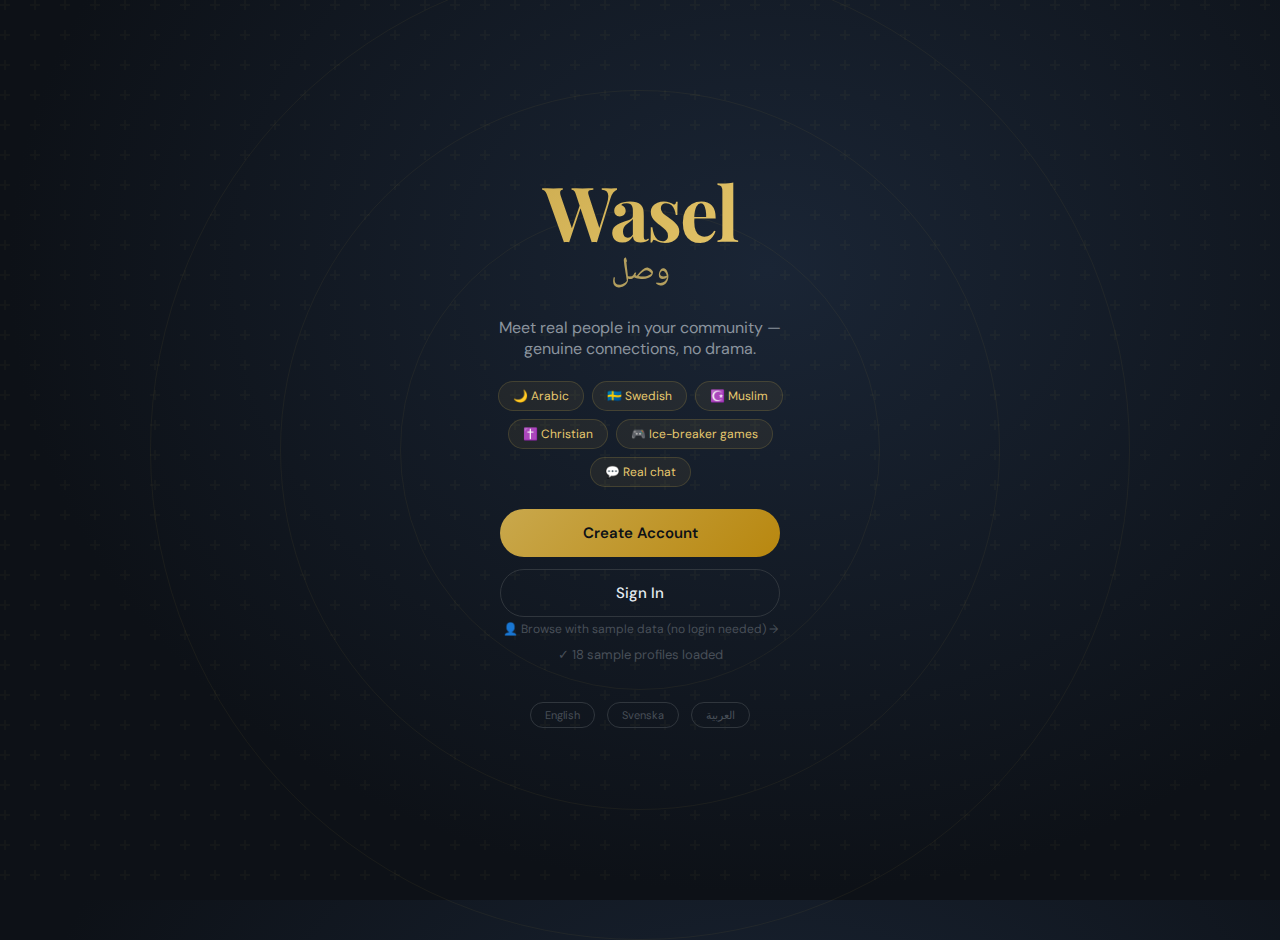
<file: demo/wasel/pages/index.html>
<!DOCTYPE html>
<html lang="en">
<head>
<meta charset="UTF-8">
<meta name="viewport" content="width=device-width, initial-scale=1.0">
<title>Wasel — وصل | Connect with Your Community</title>
<link rel="stylesheet" href="../css/variables.css">
<style>
  body {
    background: radial-gradient(ellipse at 60% 30%, #1a2535 0%, #0d1117 70%);
    min-height: 100vh;
    display: flex; flex-direction: column;
    align-items: center; justify-content: center;
    text-align: center; position: relative; overflow: hidden;
  }
  body::before {
    content: ''; position: absolute; inset: 0;
    background: url("data:image/svg+xml,%3Csvg width='60' height='60' viewBox='0 0 60 60' xmlns='http://www.w3.org/2000/svg'%3E%3Cg fill='none'%3E%3Cg fill='%23c9a84c' fill-opacity='0.04'%3E%3Cpath d='M36 34v-4h-2v4h-4v2h4v4h2v-4h4v-2h-4zm0-30V0h-2v4h-4v2h4v4h2V6h4V4h-4zM6 34v-4H4v4H0v2h4v4h2v-4h4v-2H6zM6 4V0H4v4H0v2h4v4h2V6h4V4H6z'/%3E%3C/g%3E%3C/g%3E%3C/svg%3E");
  }
  .ring { position: absolute; border-radius: 50%; border: 1px solid rgba(201,168,76,0.07); }
  .ring-1 { width: 480px; height: 480px; top: 50%; left: 50%; transform: translate(-50%,-50%); }
  .ring-2 { width: 720px; height: 720px; top: 50%; left: 50%; transform: translate(-50%,-50%); }
  .ring-3 { width: 980px; height: 980px; top: 50%; left: 50%; transform: translate(-50%,-50%); }

  .splash-content { position: relative; z-index: 1; animation: fadeUp 0.8s ease both; padding: 24px; }
  .logo h1 {
    font-family: 'Playfair Display', serif; font-size: 76px; font-weight: 700;
    background: linear-gradient(135deg, var(--gold), var(--gold-light));
    -webkit-background-clip: text; -webkit-text-fill-color: transparent;
    letter-spacing: -2px; line-height: 1;
  }
  .logo .arabic {
    font-family: 'Noto Naskh Arabic', serif; font-size: 32px;
    color: var(--gold-light); opacity: 0.75; display: block; margin-top: -4px;
  }
  .tagline { margin: 18px auto 0; font-size: 16px; color: var(--text-muted); max-width: 300px; }

  .pills { display: flex; flex-wrap: wrap; gap: 8px; justify-content: center; margin: 22px auto; max-width: 360px; }
  .pill {
    background: rgba(201,168,76,0.08); border: 1px solid rgba(201,168,76,0.2);
    border-radius: 50px; padding: 6px 14px; font-size: 12px; color: var(--gold-light);
  }

  .btns { display: flex; flex-direction: column; gap: 12px; width: 280px; margin: 0 auto; }
  .demo-link { margin-top: 18px; font-size: 12px; color: var(--text-dim); cursor: pointer; text-decoration: none; }
  .demo-link:hover { color: var(--text-muted); }

  .lang-row { margin-top: 36px; display: flex; gap: 12px; justify-content: center; }
  .lang-btn {
    background: none; border: 1px solid var(--border); border-radius: 50px;
    padding: 5px 14px; font-size: 11px; color: var(--text-dim);
    cursor: pointer; font-family: inherit; transition: all 0.2s;
  }
  .lang-btn:hover { border-color: var(--gold); color: var(--gold); }

  .loader { color: var(--text-dim); font-size: 13px; margin-top: 8px; min-height: 20px; }
</style>
</head>
<body>
  <div class="ring ring-1"></div>
  <div class="ring ring-2"></div>
  <div class="ring ring-3"></div>

  <div class="splash-content">
    <div class="logo">
      <h1>Wasel</h1>
      <span class="arabic">وصل</span>
    </div>
    <p class="tagline">Meet real people in your community — genuine connections, no drama.</p>

    <div class="pills">
      <span class="pill">🌙 Arabic</span>
      <span class="pill">🇸🇪 Swedish</span>
      <span class="pill">☪️ Muslim</span>
      <span class="pill">✝️ Christian</span>
      <span class="pill">🎮 Ice-breaker games</span>
      <span class="pill">💬 Real chat</span>
    </div>

    <div class="btns">
      <button class="btn-primary" onclick="window.location.href='signup.html'">Create Account</button>
      <button class="btn-outline" onclick="window.location.href='login.html'">Sign In</button>
    </div>

    <a class="demo-link" href="discover.html">👤 Browse with sample data (no login needed) →</a>
    <p class="loader" id="loader">Loading sample data…</p>

    <div class="lang-row">
      <button class="lang-btn">English</button>
      <button class="lang-btn">Svenska</button>
      <button class="lang-btn">العربية</button>
    </div>
  </div>

  <div class="toast" id="toast"></div>
  <script src="../js/state.js"></script>
  <script>
    document.addEventListener('DOMContentLoaded', async () => {
      await initData();
      document.getElementById('loader').textContent =
        PEOPLE.length ? `✓ ${PEOPLE.length} sample profiles loaded` : '';
    });
  </script>
</body>
</html>
</file>
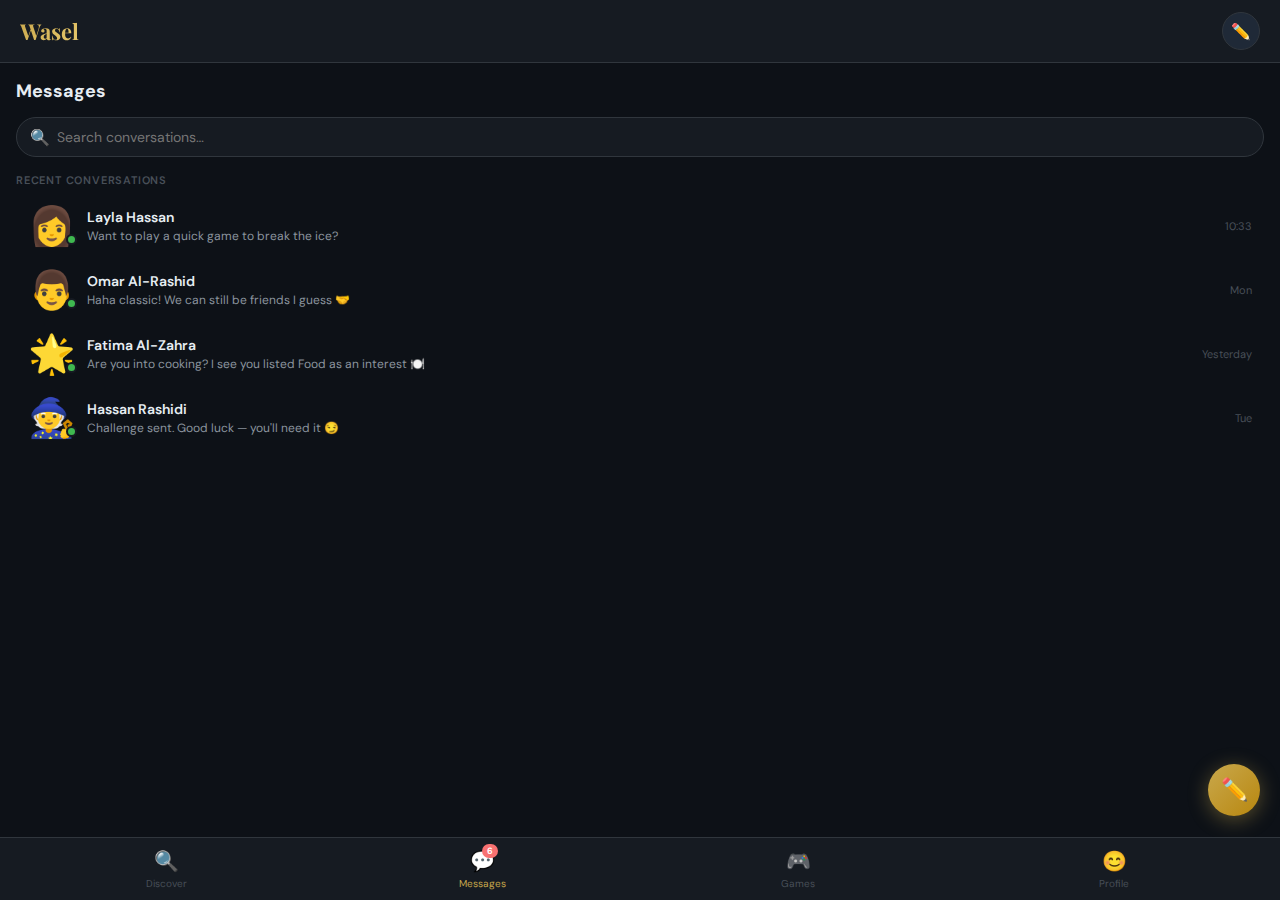
<file: demo/wasel/pages/chat.html>
<!DOCTYPE html>
<html lang="en">
<head>
<meta charset="UTF-8">
<meta name="viewport" content="width=device-width, initial-scale=1.0">
<title>Wasel — Chat</title>
<link rel="stylesheet" href="../css/variables.css">
<link rel="stylesheet" href="../css/components.css">
<style>
  body { background:var(--bg); display:flex; flex-direction:column; height:100vh; overflow:hidden; }

  .chat-hdr { background:var(--surface); border-bottom:1px solid var(--border);
    padding:10px 14px; display:flex; align-items:center; gap:10px; flex-shrink:0; z-index:10; }
  .ch-av   { font-size:30px; flex-shrink:0; }
  .ch-info { flex:1; min-width:0; }
  .ch-info h4 { font-size:15px; font-weight:600; }
  .ch-status { font-size:12px; }
  .ch-status.online  { color:var(--green); }
  .ch-status.offline { color:var(--text-dim); }

  .msgs { flex:1; overflow-y:auto; padding:16px; display:flex; flex-direction:column; gap:10px; }

  .msg { max-width:75%; }
  .msg.mine   { align-self:flex-end; }
  .msg.theirs { align-self:flex-start; }
  .bubble { padding:10px 14px; border-radius:18px; font-size:14px; line-height:1.5; word-break:break-word; }
  .msg.mine   .bubble { background:linear-gradient(135deg,var(--gold),#b8870f); color:#0d1117;
    border-radius:18px 18px 4px 18px; }
  .msg.theirs .bubble { background:var(--surface); border:1px solid var(--border);
    border-radius:18px 18px 18px 4px; }
  .msg-t { font-size:10px; color:var(--text-dim); margin-top:3px; padding:0 4px; }
  .msg.mine .msg-t { text-align:right; }

  .msg-game { background:rgba(45,212,191,0.08); border:1px solid rgba(45,212,191,0.25);
    border-radius:12px; padding:10px 14px; font-size:13px; color:var(--teal);
    cursor:pointer; display:flex; align-items:center; gap:8px; }
  .msg-game:hover { background:rgba(45,212,191,0.14); }

  .day-sep { text-align:center; font-size:11px; color:var(--text-dim); margin:4px 0; }

  .typing { display:none; align-self:flex-start;
    background:var(--surface); border:1px solid var(--border);
    border-radius:18px 18px 18px 4px; padding:10px 16px; }
  .typing.show { display:flex; gap:4px; align-items:center; }
  .dot { width:7px; height:7px; border-radius:50%; background:var(--text-muted);
    animation:pulse 1.2s infinite; }
  .dot:nth-child(2) { animation-delay:0.2s; }
  .dot:nth-child(3) { animation-delay:0.4s; }

  .input-area { background:var(--surface); border-top:1px solid var(--border);
    padding:10px 14px; display:flex; gap:8px; align-items:flex-end; flex-shrink:0; }
  .chat-inp { flex:1; background:var(--bg); border:1.5px solid var(--border); border-radius:24px;
    padding:10px 16px; color:var(--text); font-size:14px; font-family:inherit;
    resize:none; outline:none; transition:border-color 0.2s; max-height:120px; line-height:1.4; }
  .chat-inp:focus { border-color:var(--gold); }
  .send-btn { width:42px; height:42px; border-radius:50%;
    background:linear-gradient(135deg,var(--gold),#b8870f);
    border:none; cursor:pointer; font-size:18px;
    display:flex; align-items:center; justify-content:center;
    transition:all 0.2s; flex-shrink:0; }
  .send-btn:hover { transform:scale(1.05); }
  .act-btn { width:42px; height:42px; border-radius:50%; background:var(--surface2);
    border:1.5px solid var(--border); cursor:pointer; font-size:18px; flex-shrink:0;
    display:flex; align-items:center; justify-content:center; transition:all 0.2s; }
  .act-btn:hover { border-color:var(--teal); }
</style>
</head>
<body>
  <div class="chat-hdr">
    <button class="back-btn" onclick="window.location.href='messages.html'">←</button>
    <div class="ch-av" id="ch-av">👤</div>
    <div class="ch-info">
      <h4 id="ch-name">—</h4>
      <span class="ch-status" id="ch-status">—</span>
    </div>
    <button class="icon-btn" onclick="challengeGame()" title="Challenge to game">🎮</button>
    <button class="icon-btn" onclick="shareChat()" title="Share">📤</button>
    <button class="icon-btn" onclick="viewPersonProfile()" title="View profile">👤</button>
  </div>

  <div class="msgs" id="msgs"></div>

  <div class="input-area">
    <button class="act-btn" onclick="challengeGame()" title="Send game invite">🎮</button>
    <textarea class="chat-inp" id="chat-inp" placeholder="Say something nice…" rows="1"
      oninput="autoResize(this)"
      onkeydown="if(event.key==='Enter'&&!event.shiftKey){event.preventDefault();sendMsg();}"></textarea>
    <button class="send-btn" onclick="sendMsg()">➤</button>
  </div>

  <div class="toast" id="toast"></div>
  <script src="../js/state.js"></script>
  <script src="../js/nav.js"></script>
  <script>
    let pid = null;
    let person = null;

    document.addEventListener('DOMContentLoaded', async () => {
      await initData();
      pid = parseInt(new URLSearchParams(location.search).get('id'));
      person = PEOPLE.find(p => p.id === pid);
      if (!person) { window.location.href = 'messages.html'; return; }

      // If no history yet, init empty
      if (!CHAT_HISTORY[pid]) CHAT_HISTORY[pid] = [];

      document.getElementById('ch-av').textContent   = person.avatar;
      document.getElementById('ch-name').textContent = person.name;
      const s = document.getElementById('ch-status');
      if (person.online) { s.textContent = '🟢 Online'; s.className = 'ch-status online'; }
      else { s.textContent = (person.lastSeen ? 'Last seen ' + person.lastSeen : 'Offline'); s.className = 'ch-status offline'; }

      // Mark incoming as read
      CHAT_HISTORY[pid].forEach(m => { if (m.from === 'them') m.read = true; });
      saveState();
      buildNav('messages');
      renderMsgs();
    });

    function renderMsgs() {
      const area = document.getElementById('msgs');
      const hist = CHAT_HISTORY[pid] || [];
      if (!hist.length) {
        area.innerHTML = `<div class="empty-state" style="padding:60px 20px">
          <div class="icon">👋</div><p>Say hello to ${person?.name?.split(' ')[0] || 'them'}!</p></div>`;
        return;
      }
      area.innerHTML = '<div class="day-sep">Today</div>';
      hist.forEach(m => {
        const d = document.createElement('div');
        d.className = 'msg ' + (m.from === 'me' ? 'mine' : 'theirs');
        if (m.type === 'game') {
          d.innerHTML = `<div class="msg-game" onclick="window.location.href='games.html'">🎮 Game challenge: ${esc(m.text)}</div><div class="msg-t">${m.time}</div>`;
        } else {
          d.innerHTML = `<div class="bubble">${esc(m.text)}</div><div class="msg-t">${m.time}</div>`;
        }
        area.appendChild(d);
      });

      // Typing indicator
      let typing = document.getElementById('typing-ind');
      if (!typing) {
        typing = document.createElement('div');
        typing.id = 'typing-ind'; typing.className = 'typing';
        typing.innerHTML = '<div class="dot"></div><div class="dot"></div><div class="dot"></div>';
        area.appendChild(typing);
      }
      area.scrollTop = area.scrollHeight;
    }

    function sendMsg() {
      const inp = document.getElementById('chat-inp');
      const text = inp.value.trim();
      if (!text) return;
      CHAT_HISTORY[pid].push({ from:'me', text, time:timeNow(), read:true });
      inp.value = ''; inp.style.height = '';
      saveState(); renderMsgs();

      // Auto-reply simulation
      const typing = document.getElementById('typing-ind');
      if (typing) { typing.classList.add('show'); document.getElementById('msgs').scrollTop = 9999; }
      const delay = 1000 + Math.random() * 1000;
      setTimeout(() => {
        if (typing) typing.classList.remove('show');
        const reply = AUTO_REPLIES[Math.floor(Math.random() * AUTO_REPLIES.length)];
        CHAT_HISTORY[pid].push({ from:'them', text:reply, time:timeNow(), read:true });
        saveState(); renderMsgs();
      }, delay);
    }

    function challengeGame() {
      CHAT_HISTORY[pid].push({ from:'me', type:'game', text:'Tic-Tac-Toe', time:timeNow(), read:true });
      saveState(); renderMsgs();
      showToast('Game challenge sent! 🎮');
      setTimeout(() => window.location.href = 'games.html', 800);
    }

    function viewPersonProfile() { if (person) openProfile(person.id); }

    function shareChat() {
      if (navigator.share) {
        navigator.share({ title:'Wasel Chat', text:'Chat with me on Wasel!', url:window.location.href });
      } else {
        navigator.clipboard?.writeText(window.location.href).catch(()=>{});
        showToast('Chat link copied! 🔗');
      }
    }

    function autoResize(el) {
      el.style.height = 'auto';
      el.style.height = Math.min(el.scrollHeight, 120) + 'px';
    }
    function esc(s) {
      return String(s).replace(/&/g,'&amp;').replace(/</g,'&lt;').replace(/>/g,'&gt;');
    }
  </script>
</body>
</html>
</file>
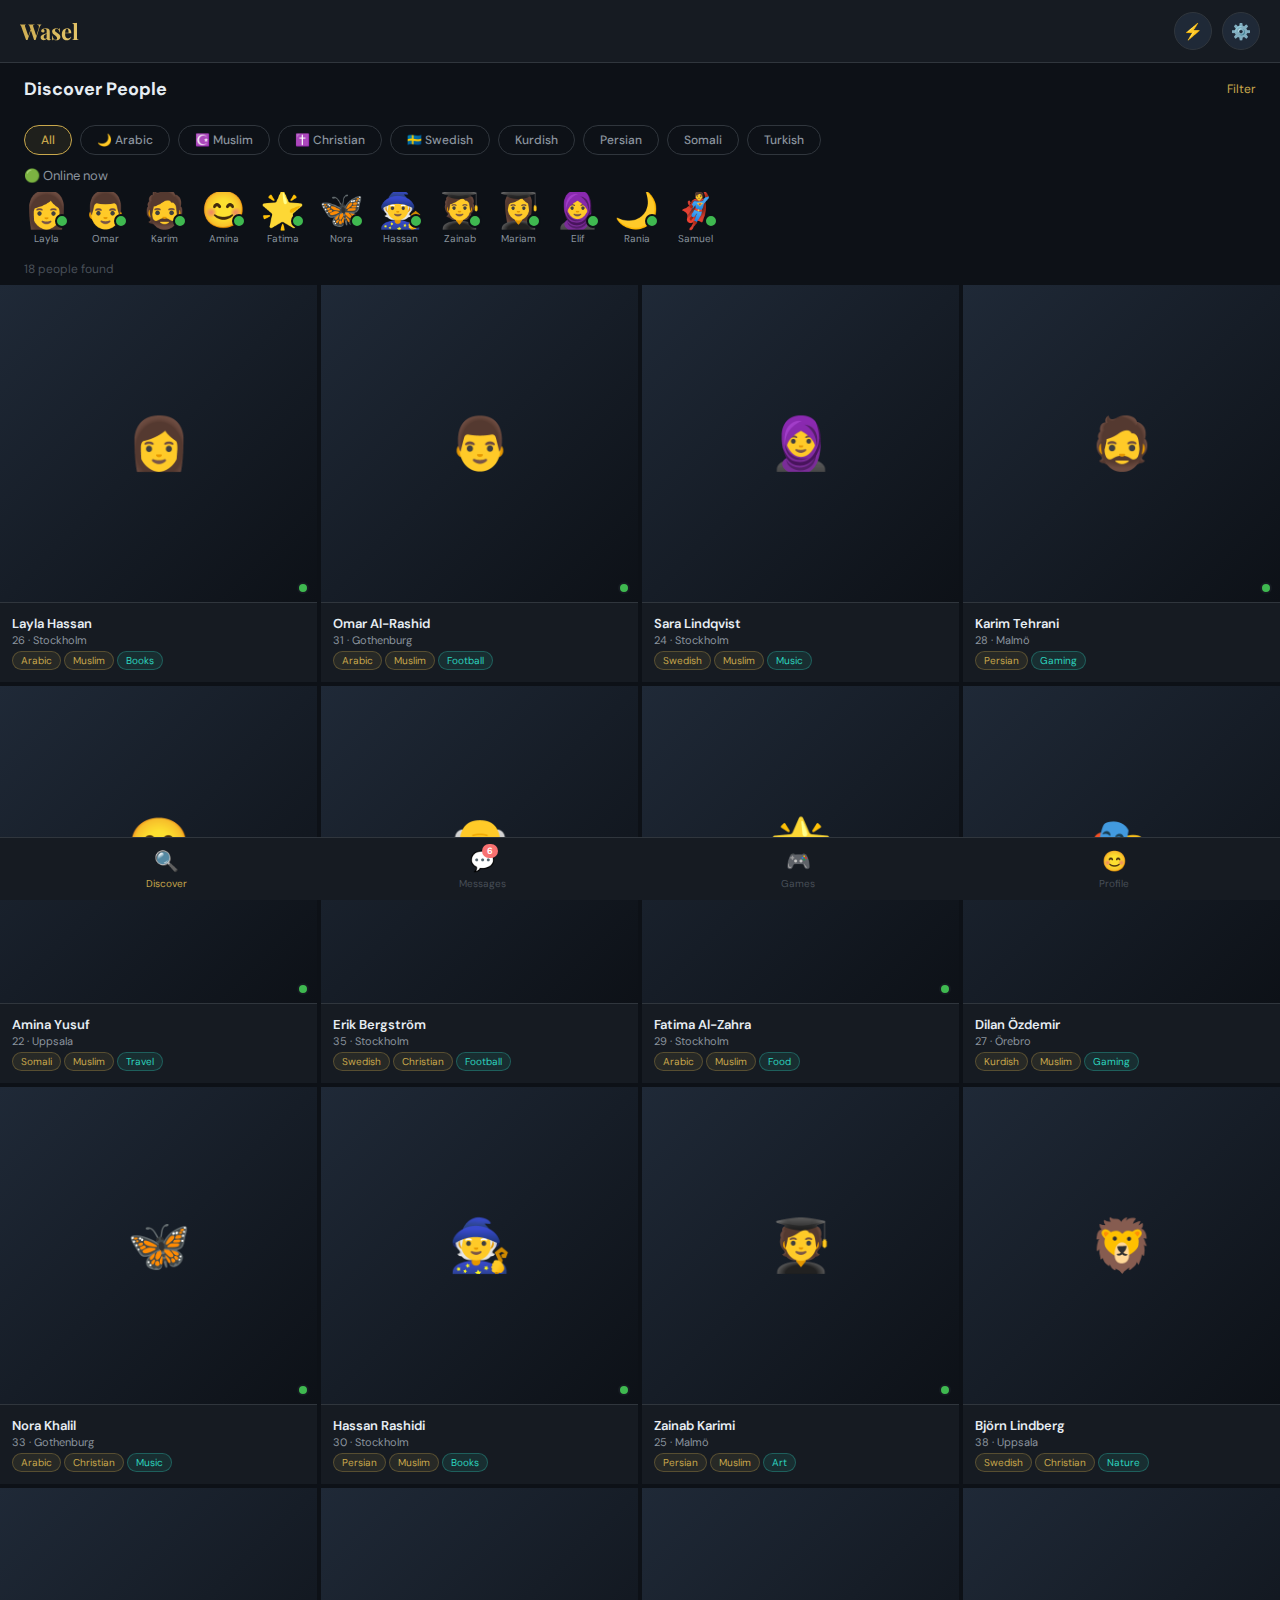
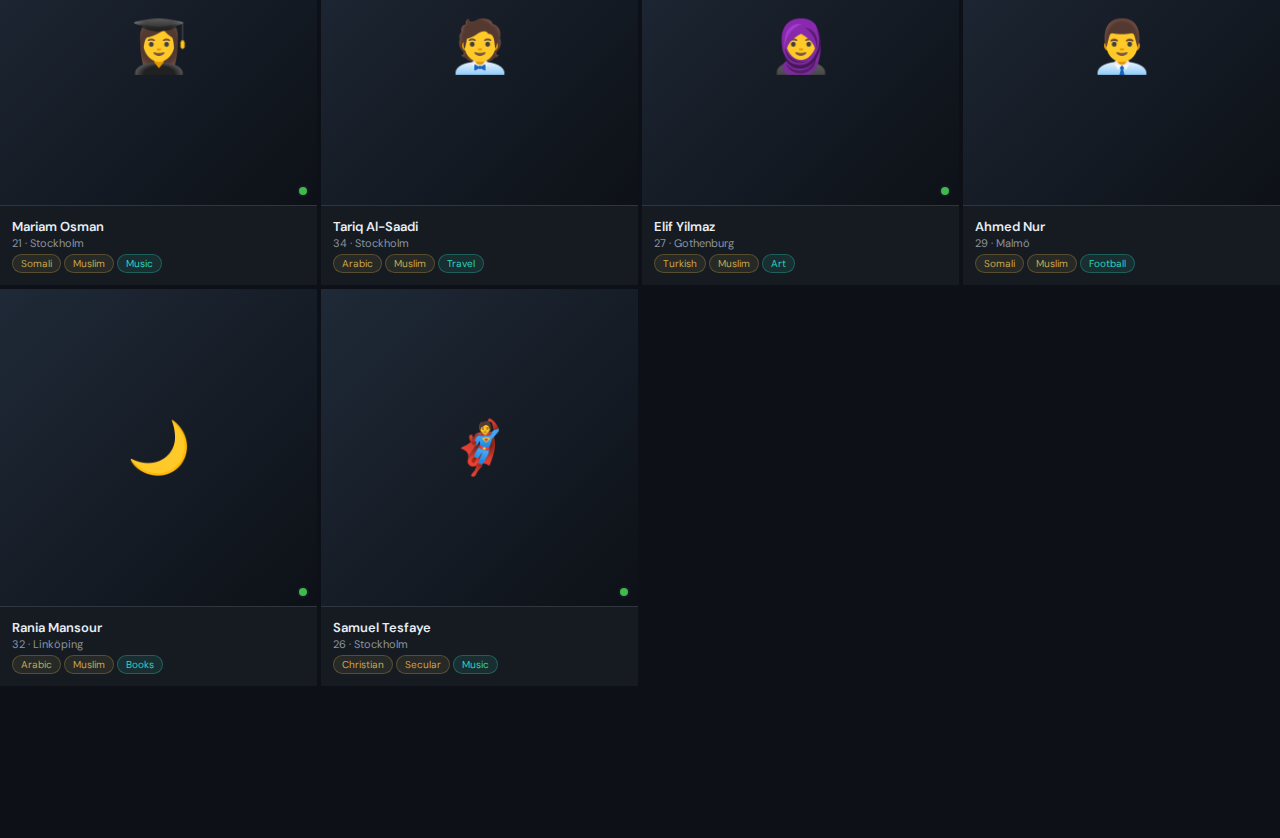
<file: demo/wasel/pages/discover.html>
<!DOCTYPE html>
<html lang="en">
<head>
<meta charset="UTF-8">
<meta name="viewport" content="width=device-width, initial-scale=1.0">
<title>Wasel — Discover People</title>
<link rel="stylesheet" href="../css/variables.css">
<link rel="stylesheet" href="../css/components.css">
<style>
  body { background:var(--bg); padding-bottom:72px; }

  /* Strip all padding from main-content — we handle spacing per element */
  .main-content { padding: 0 !important; padding-bottom: 80px !important; }

  /* Padded zones (everything except the grid) */
  .padded { padding: 0 12px; }
  @media (min-width: 600px)  { .padded { padding: 0 16px; } }
  @media (min-width: 1024px) { .padded { padding: 0 24px; } }

  .section-header { padding: 14px 12px 10px; }
  @media (min-width: 600px)  { .section-header { padding: 14px 16px 10px; } }
  @media (min-width: 1024px) { .section-header { padding: 14px 24px 10px; } }

  /* Filter chips */
  .discover-filters {
    display: flex; gap: 8px; overflow-x: auto;
    padding: 0 12px 12px; scrollbar-width: none;
  }
  .discover-filters::-webkit-scrollbar { display: none; }
  @media (min-width: 600px)  { .discover-filters { padding: 0 16px 12px; } }
  @media (min-width: 1024px) { .discover-filters { padding: 0 24px 12px; } }

  .filter-chip {
    padding: 6px 16px; border-radius: 50px; font-size: 12px; font-weight: 500;
    border: 1.5px solid var(--border); color: var(--text-muted);
    cursor: pointer; white-space: nowrap; transition: all 0.2s; flex-shrink: 0;
    background: none; font-family: inherit;
  }
  .filter-chip.active { border-color: var(--gold); color: var(--gold); background: rgba(201,168,76,0.1); }

  /* Online strip */
  .online-strip {
    display: flex; gap: 14px; overflow-x: auto;
    padding: 0 12px 4px; scrollbar-width: none; margin-bottom: 12px;
  }
  .online-strip::-webkit-scrollbar { display: none; }
  @media (min-width: 600px)  { .online-strip { padding: 0 16px 4px; } }
  @media (min-width: 1024px) { .online-strip { padding: 0 24px 4px; } }

  .online-user { text-align: center; flex-shrink: 0; cursor: pointer; }
  .online-user .av { font-size: 36px; position: relative; display: inline-block; line-height: 1; }
  .online-user .av::after {
    content: ''; position: absolute; bottom: 0; right: 0;
    width: 10px; height: 10px; border-radius: 50%;
    background: var(--green); border: 2px solid var(--bg);
  }
  .online-user p {
    font-size: 10px; color: var(--text-muted); margin-top: 4px;
    max-width: 48px; white-space: nowrap; overflow: hidden; text-overflow: ellipsis;
  }

  /* ── People grid — full width, 4 cols, responsive ──────────────
     < 400px  : 2 cols
     400-599px: 3 cols
     600px+   : 4 cols (always, full screen width)
  ──────────────────────────────────────────────────────────────── */
  .people-grid {
    display: grid;
    grid-template-columns: repeat(2, 1fr);
    gap: 2px;
    width: 100%;
  }
  @media (min-width: 400px) {
    .people-grid { grid-template-columns: repeat(3, 1fr); }
  }
  @media (min-width: 600px) {
    .people-grid { grid-template-columns: repeat(4, 1fr); gap: 3px; }
  }
  @media (min-width: 1200px) {
    .people-grid { grid-template-columns: repeat(4, 1fr); gap: 4px; }
  }

  .person-card {
    background: var(--surface);
    border: none;
    border-radius: 0;
    overflow: hidden;
    cursor: pointer;
    transition: all 0.22s;
    position: relative;
  }
  .person-card:hover { filter: brightness(1.12); }
  .person-card:hover .person-avatar::after {
    content: '';
    position: absolute; inset: 0;
    background: rgba(201,168,76,0.08);
  }

  .person-avatar {
    width: 100%;
    aspect-ratio: 1;
    display: flex; align-items: center; justify-content: center;
    font-size: clamp(32px, 10vw, 72px);
    background: linear-gradient(135deg, var(--surface2), var(--bg));
    position: relative;
  }
  @media (min-width: 400px) { .person-avatar { font-size: clamp(30px, 8vw, 64px); } }
  @media (min-width: 600px) { .person-avatar { font-size: clamp(32px, 5vw, 68px); } }
  @media (min-width: 900px) { .person-avatar { font-size: clamp(36px, 4vw, 80px); } }

  .person-info { padding: clamp(6px, 2vw, 12px); border-top: 1px solid var(--border); }
  .person-info h4 {
    font-size: clamp(10px, 2.4vw, 13px); font-weight: 600;
    white-space: nowrap; overflow: hidden; text-overflow: ellipsis;
  }
  .person-info .meta {
    font-size: clamp(9px, 1.8vw, 11px); color: var(--text-muted); margin-top: 1px;
  }
  .person-tags-sm { display: flex; flex-wrap: wrap; gap: 3px; margin-top: 4px; }

  /* Count / skeleton */
  #people-count { font-size: 12px; color: var(--text-dim); padding: 0 12px 8px; }
  @media (min-width: 600px)  { #people-count { padding: 0 16px 8px; } }
  @media (min-width: 1024px) { #people-count { padding: 0 24px 8px; } }

  .skeleton { background: var(--surface2); border-radius: 0; animation: pulse 1.4s infinite; }
  .skeleton-card { background: var(--surface); overflow: hidden; }
  .skeleton-av { width: 100%; aspect-ratio: 1; }
  .skeleton-line { height: 12px; margin: 8px 10px; border-radius: 4px; }
  .skeleton-line.w60 { width: 60%; }
  .skeleton-line.w40 { width: 40%; }

  /* Online label */
  .online-label { font-size: 13px; color: var(--text-muted); padding: 0 12px 8px; }
  @media (min-width: 600px)  { .online-label { padding: 0 16px 8px; } }
  @media (min-width: 1024px) { .online-label { padding: 0 24px 8px; } }
</style>
</head>
<body>
  <div class="app-header">
    <div class="logo">Wasel</div>
    <div class="header-actions">
      <div class="icon-btn" onclick="openModal('modal-filter')" title="Filter">⚡</div>
      <div class="icon-btn" onclick="openModal('modal-settings')" title="Settings">⚙️</div>
    </div>
  </div>

  <div class="main-content">
    <div class="section-header">
      <h3>Discover People</h3>
      <a onclick="openModal('modal-filter')">Filter</a>
    </div>

    <div class="discover-filters" id="filters">
      <button class="filter-chip active" onclick="setFilter('All',this)">All</button>
      <button class="filter-chip" onclick="setFilter('Arabic',this)">🌙 Arabic</button>
      <button class="filter-chip" onclick="setFilter('Muslim',this)">☪️ Muslim</button>
      <button class="filter-chip" onclick="setFilter('Christian',this)">✝️ Christian</button>
      <button class="filter-chip" onclick="setFilter('Swedish',this)">🇸🇪 Swedish</button>
      <button class="filter-chip" onclick="setFilter('Kurdish',this)">Kurdish</button>
      <button class="filter-chip" onclick="setFilter('Persian',this)">Persian</button>
      <button class="filter-chip" onclick="setFilter('Somali',this)">Somali</button>
      <button class="filter-chip" onclick="setFilter('Turkish',this)">Turkish</button>
    </div>

    <div class="online-label">🟢 Online now</div>
    <div class="online-strip" id="online-strip">
      <div style="text-align:center;flex-shrink:0">
        <div class="skeleton" style="width:40px;height:40px;border-radius:50%;margin:0 auto"></div>
        <div class="skeleton" style="width:40px;height:8px;margin-top:4px;border-radius:4px"></div>
      </div>
    </div>

    <p id="people-count"></p>
    <div class="people-grid" id="people-grid">
      <div class="skeleton-card"><div class="skeleton skeleton-av"></div><div class="skeleton skeleton-line w60"></div><div class="skeleton skeleton-line w40"></div></div>
      <div class="skeleton-card"><div class="skeleton skeleton-av"></div><div class="skeleton skeleton-line w60"></div><div class="skeleton skeleton-line w40"></div></div>
      <div class="skeleton-card"><div class="skeleton skeleton-av"></div><div class="skeleton skeleton-line w60"></div><div class="skeleton skeleton-line w40"></div></div>
      <div class="skeleton-card"><div class="skeleton skeleton-av"></div><div class="skeleton skeleton-line w60"></div><div class="skeleton skeleton-line w40"></div></div>
    </div>
  </div>

  <!-- Filter Modal -->
  <div class="modal-overlay" id="modal-filter" onclick="closeModalIfOutside(event,'modal-filter')">
    <div class="modal">
      <button class="modal-close" onclick="closeModal('modal-filter')">✕</button>
      <h3>Filter People</h3><p class="sub">Narrow who you discover</p>
      <div class="form-group"><label>Age Range</label>
        <div class="form-row">
          <input type="number" id="f-age-min" placeholder="Min (18)" min="18" max="99" />
          <input type="number" id="f-age-max" placeholder="Max (99)" min="18" max="99" />
        </div></div>
      <div class="form-group"><label>Gender</label>
        <select id="f-gender"><option value="">Any</option><option>Man</option><option>Woman</option></select></div>
      <div class="form-group"><label>City</label>
        <select id="f-city"><option value="">Any city</option>
          <option>Stockholm</option><option>Gothenburg</option><option>Malmö</option>
          <option>Uppsala</option><option>Örebro</option><option>Linköping</option></select></div>
      <button class="btn-primary" style="width:100%" onclick="applyFilters()">Apply Filters</button>
    </div>
  </div>

  <!-- Settings Modal -->
  <div class="modal-overlay" id="modal-settings" onclick="closeModalIfOutside(event,'modal-settings')">
    <div class="modal">
      <button class="modal-close" onclick="closeModal('modal-settings')">✕</button>
      <h3>Settings</h3><p class="sub">App preferences</p>
      <div class="form-group"><label>Language</label>
        <select><option>English</option><option>Svenska</option><option>العربية</option><option>Kurdî</option></select></div>
      <div class="form-group"><label>Show profile to</label>
        <select><option>Everyone</option><option>Same community only</option><option>No one</option></select></div>
      <div class="form-group"><label>Notifications</label>
        <select><option>All</option><option>Messages only</option><option>None</option></select></div>
      <button class="btn-primary" style="width:100%"
        onclick="closeModal('modal-settings');showToast('Settings saved ✓')">Save</button>
    </div>
  </div>

  <div class="toast" id="toast"></div>
  <script src="../js/state.js"></script>
  <script src="../js/nav.js"></script>
  <script>
    let activeFilter = 'All';
    let extraFilters = {};

    document.addEventListener('DOMContentLoaded', async () => {
      await initData();
      buildNav('discover');
      renderOnline();
      renderGrid();
    });

    function renderOnline() {
      const strip = document.getElementById('online-strip');
      const online = PEOPLE.filter(p => p.online);
      strip.innerHTML = online.length
        ? online.map(p => `
            <div class="online-user" onclick="openProfile(${p.id})">
              <div class="av">${p.avatar}</div>
              <p>${p.name.split(' ')[0]}</p>
            </div>`).join('')
        : '<p style="font-size:12px;color:var(--text-dim);padding:8px 0">No one online right now</p>';
    }

    function renderGrid() {
      let list = PEOPLE;
      if (activeFilter !== 'All') list = list.filter(p => p.community.includes(activeFilter));
      if (extraFilters.gender) list = list.filter(p => p.gender === extraFilters.gender);
      if (extraFilters.city)   list = list.filter(p => p.city   === extraFilters.city);
      if (extraFilters.ageMin) list = list.filter(p => p.age >= extraFilters.ageMin);
      if (extraFilters.ageMax) list = list.filter(p => p.age <= extraFilters.ageMax);

      document.getElementById('people-count').textContent =
        list.length ? `${list.length} people found` : '';

      document.getElementById('people-grid').innerHTML = list.length
        ? list.map(p => `
          <div class="person-card" onclick="openProfile(${p.id})">
            <div class="person-avatar">
              ${p.avatar}
              ${p.online ? '<div class="online-dot"></div>' : ''}
            </div>
            <div class="person-info">
              <h4>${p.name}</h4>
              <div class="meta">${p.age} · ${p.city}</div>
              <div class="person-tags-sm">
                ${p.community.slice(0,2).map(c=>`<span class="tag-sm">${c}</span>`).join('')}
                ${p.interests.slice(0,1).map(i=>`<span class="tag-sm tag-teal">${i}</span>`).join('')}
              </div>
            </div>
          </div>`).join('')
        : `<div class="empty-state" style="grid-column:1/-1;padding:40px 20px">
            <div class="icon">🔍</div><h4>No matches</h4><p>Try adjusting your filters</p>
           </div>`;
    }

    function setFilter(tag, el) {
      document.querySelectorAll('.filter-chip').forEach(c => c.classList.remove('active'));
      el.classList.add('active');
      activeFilter = tag;
      renderGrid();
    }

    function applyFilters() {
      extraFilters = {
        gender: document.getElementById('f-gender').value,
        city:   document.getElementById('f-city').value,
        ageMin: parseInt(document.getElementById('f-age-min').value) || null,
        ageMax: parseInt(document.getElementById('f-age-max').value) || null,
      };
      closeModal('modal-filter');
      renderGrid();
      showToast('Filters applied ✓');
    }
  </script>
</body>
</html>
</file>
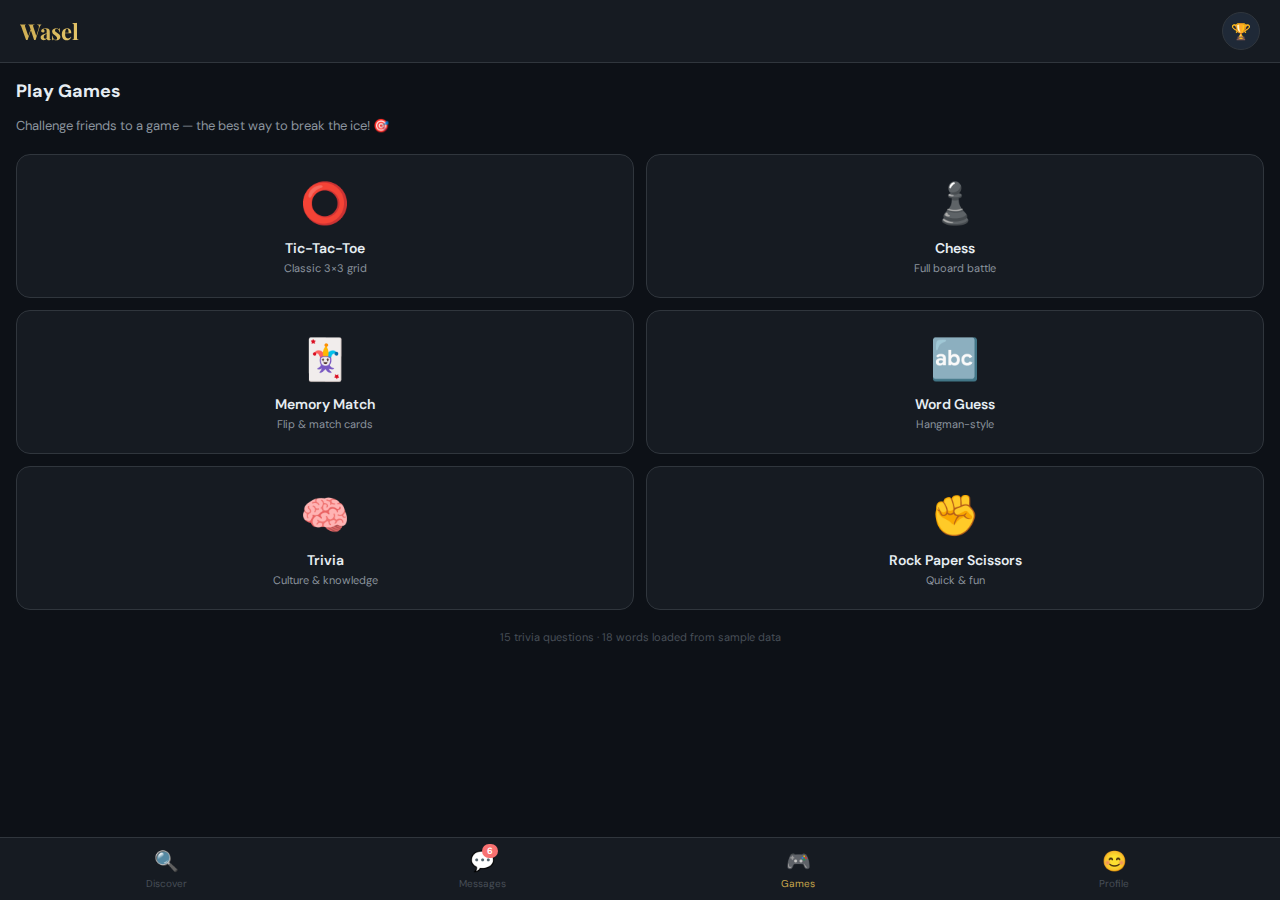
<file: demo/wasel/pages/games.html>
<!DOCTYPE html>
<html lang="en">
<head>
<meta charset="UTF-8">
<meta name="viewport" content="width=device-width, initial-scale=1.0">
<title>Wasel — Games</title>
<link rel="stylesheet" href="../css/variables.css">
<link rel="stylesheet" href="../css/components.css">
<style>
  body { background:var(--bg); padding-bottom:72px; }

  .games-grid { display:grid; grid-template-columns:1fr 1fr; gap:12px; }
  .game-card { background:var(--surface); border:1px solid var(--border);
    border-radius:var(--radius); padding:22px 16px; cursor:pointer;
    transition:all 0.25s; text-align:center; }
  .game-card:hover { border-color:var(--teal); transform:translateY(-2px); box-shadow:0 8px 20px rgba(0,0,0,0.3); }
  .game-card .gi { font-size:40px; margin-bottom:10px; display:block; }
  .game-card h4 { font-size:14px; font-weight:600; margin-bottom:4px; }
  .game-card p  { font-size:11px; color:var(--text-muted); }

  /* Game overlay */
  .game-overlay { display:none; position:fixed; inset:0; background:rgba(8,12,18,0.97);
    z-index:150; flex-direction:column; align-items:center; padding:16px; overflow-y:auto; }
  .game-overlay.open { display:flex; }
  .go-header { width:100%; max-width:480px; display:flex; align-items:center;
    justify-content:space-between; margin-bottom:16px; }
  .go-header h3 { font-size:18px; font-weight:700; }
  .go-body { width:100%; max-width:480px; }

  /* TTT */
  .ttt-board { display:grid; grid-template-columns:repeat(3,1fr); gap:8px; margin:20px auto; width:240px; }
  .ttt-cell { aspect-ratio:1; background:var(--surface2); border:1.5px solid var(--border);
    border-radius:10px; display:flex; align-items:center; justify-content:center;
    font-size:32px; cursor:pointer; transition:all 0.15s; user-select:none; }
  .ttt-cell:hover:not(.filled) { border-color:var(--gold); background:rgba(201,168,76,0.05); }
  .ttt-cell.filled { cursor:default; }
  .ttt-status { text-align:center; font-size:15px; font-weight:600; color:var(--text-muted); margin-bottom:8px; }

  /* Chess */
  .chess-board { display:grid; grid-template-columns:repeat(8,1fr); margin:16px auto; width:min(320px,90vw); }
  .chess-cell { aspect-ratio:1; display:flex; align-items:center; justify-content:center;
    font-size:clamp(13px,4vw,22px); cursor:pointer; user-select:none; }
  .chess-cell.light { background:#f0d9b5; } .chess-cell.dark { background:#b58863; }
  .chess-cell.selected { background:#7fc97f !important; }

  /* Memory */
  .mem-board { display:grid; grid-template-columns:repeat(4,1fr); gap:8px; margin:16px auto; max-width:320px; }
  .mem-card { aspect-ratio:1; border-radius:8px; cursor:pointer;
    display:flex; align-items:center; justify-content:center;
    font-size:24px; background:var(--surface2); border:1.5px solid var(--border);
    transition:all 0.3s; user-select:none; }
  .mem-card.rev { background:var(--surface); border-color:var(--gold); }
  .mem-card.mat { background:rgba(63,185,80,0.15); border-color:var(--green); cursor:default; }

  /* Hangman */
  .word-disp { font-size:28px; letter-spacing:12px; text-align:center; font-weight:700; color:var(--gold); margin:16px 0; }
  .letter-grid { display:grid; grid-template-columns:repeat(7,1fr); gap:6px; max-width:320px; margin:0 auto; }
  .lbtn { background:var(--surface2); border:1.5px solid var(--border); border-radius:8px;
    padding:8px 4px; font-size:13px; font-weight:600; cursor:pointer;
    transition:all 0.15s; color:var(--text); font-family:inherit; }
  .lbtn:hover:not(:disabled) { border-color:var(--gold); color:var(--gold); }
  .lbtn:disabled { opacity:0.3; cursor:default; }
  .hang-face { text-align:center; font-size:56px; margin:8px 0; }

  /* Trivia */
  .triv-opts { display:flex; flex-direction:column; gap:8px; margin:12px 0; }
  .triv-opt { background:var(--surface2); border:1.5px solid var(--border); border-radius:10px;
    padding:12px 16px; cursor:pointer; font-size:14px; transition:all 0.2s;
    text-align:left; font-family:inherit; color:var(--text); width:100%; }
  .triv-opt:hover:not(:disabled) { border-color:var(--teal); }
  .triv-opt.correct { border-color:var(--green); background:rgba(63,185,80,0.1); }
  .triv-opt.wrong   { border-color:var(--rose);  background:rgba(248,113,113,0.1); }

  /* RPS */
  .rps-row { display:flex; gap:20px; justify-content:center; margin:20px 0; }
  .rps-c { font-size:52px; cursor:pointer; transition:transform 0.15s; }
  .rps-c:hover { transform:scale(1.2); }
</style>
</head>
<body>
  <div class="app-header">
    <div class="logo">Wasel</div>
    <div class="header-actions">
      <div class="icon-btn" onclick="showToast('Leaderboard coming soon! 🏆')">🏆</div>
    </div>
  </div>

  <div class="main-content">
    <div class="section-header"><h3>Play Games</h3></div>
    <p style="font-size:13px;color:var(--text-muted);margin-bottom:20px">
      Challenge friends to a game — the best way to break the ice! 🎯
    </p>
    <div class="games-grid">
      <div class="game-card" onclick="openGame('ttt')">  <span class="gi">⭕</span><h4>Tic-Tac-Toe</h4><p>Classic 3×3 grid</p></div>
      <div class="game-card" onclick="openGame('chess')"><span class="gi">♟️</span><h4>Chess</h4><p>Full board battle</p></div>
      <div class="game-card" onclick="openGame('mem')">  <span class="gi">🃏</span><h4>Memory Match</h4><p>Flip & match cards</p></div>
      <div class="game-card" onclick="openGame('hang')"> <span class="gi">🔤</span><h4>Word Guess</h4><p>Hangman-style</p></div>
      <div class="game-card" onclick="openGame('triv')"> <span class="gi">🧠</span><h4>Trivia</h4><p>Culture & knowledge</p></div>
      <div class="game-card" onclick="openGame('rps')">  <span class="gi">✊</span><h4>Rock Paper Scissors</h4><p>Quick & fun</p></div>
    </div>
    <p id="data-note" style="font-size:11px;color:var(--text-dim);text-align:center;margin-top:20px"></p>
  </div>

  <!-- Game Overlay -->
  <div class="game-overlay" id="game-overlay">
    <div class="go-header">
      <button class="back-btn" onclick="closeGame()">← Back</button>
      <h3 id="game-title">Game</h3>
      <div style="width:40px"></div>
    </div>
    <div class="go-body" id="game-body"></div>
  </div>

  <div class="toast" id="toast"></div>
  <script src="../js/state.js"></script>
  <script src="../js/nav.js"></script>
  <script>
    document.addEventListener('DOMContentLoaded', async () => {
      await initData();
      buildNav('games');
      document.getElementById('data-note').textContent =
        `${TRIVIA_QUESTIONS.length} trivia questions · ${WORD_GUESS_WORDS.length} words loaded from sample data`;
    });

    function openGame(type) {
      WaselState.gamesPlayed++;
      saveState();
      const titles = { ttt:'Tic-Tac-Toe ⭕', chess:'Chess ♟️', mem:'Memory Match 🃏',
                       hang:'Word Guess 🔤', triv:'Trivia 🧠', rps:'Rock Paper Scissors ✊' };
      document.getElementById('game-title').textContent = titles[type] || 'Game';
      document.getElementById('game-overlay').classList.add('open');
      const body = document.getElementById('game-body');
      ({ ttt: renderTTT, chess: renderChess, mem: renderMem,
         hang: renderHang, triv: renderTriv, rps: renderRPS })[type]?.(body);
    }
    function closeGame() { document.getElementById('game-overlay').classList.remove('open'); }

    // ── TTT ──
    function renderTTT(body) {
      let b=Array(9).fill(''), xt=true, ov=false;
      const W=[[0,1,2],[3,4,5],[6,7,8],[0,3,6],[1,4,7],[2,5,8],[0,4,8],[2,4,6]];
      const chk=b=>{for(const[a,c,d]of W)if(b[a]&&b[a]===b[c]&&b[a]===b[d])return b[a];return b.every(Boolean)?'draw':null;};
      const cpu=b=>{const e=b.map((v,i)=>v?null:i).filter(v=>v!==null);
        for(const i of e){const t=[...b];t[i]='O';if(chk(t)==='O')return i;}
        for(const i of e){const t=[...b];t[i]='X';if(chk(t)==='X')return i;}
        if(!b[4])return 4; return e[Math.floor(Math.random()*e.length)];};
      const draw=()=>{
        const w=chk(b);
        body.innerHTML=`<div class="score-row"><div class="score-box"><div class="s-name">You</div><div class="s-val">✖</div></div>
          <div class="score-box"><div class="s-name">AI</div><div class="s-val">○</div></div></div>
          <div class="ttt-status">${w?(w==='draw'?'Draw! 🤝':w==='X'?'You win! 🎉':'AI wins! 🤖'):(xt?'Your turn (✖)':'AI thinking…')}</div>
          <div class="ttt-board">${b.map((v,i)=>`<div class="ttt-cell${v?' filled':''}" id="tc${i}">${v==='X'?'✖':v==='O'?'○':''}</div>`).join('')}</div>
          ${w?`<button class="btn-primary" style="display:block;margin:16px auto 0;width:160px" onclick="renderTTT(document.getElementById('game-body'))">Play Again</button>`:''}`;
        b.forEach((_,i)=>{document.getElementById('tc'+i).onclick=()=>{
          if(ov||!xt||b[i])return;b[i]='X';xt=false;draw();if(chk(b)){ov=true;return;}
          setTimeout(()=>{const ci=cpu(b);if(ci!=null)b[ci]='O';xt=true;if(chk(b))ov=true;draw();},500);};});};
      draw();
    }

    // ── CHESS ──
    function renderChess(body) {
      const init=()=>{const b=Array(64).fill(null);
        [{0:'♜'},{1:'♞'},{2:'♝'},{3:'♛'},{4:'♚'},{5:'♝'},{6:'♞'},{7:'♜'},
         {56:'♖'},{57:'♘'},{58:'♗'},{59:'♕'},{60:'♔'},{61:'♗'},{62:'♘'},{63:'♖'}]
        .forEach(o=>Object.entries(o).forEach(([i,p])=>b[i]=p));
        for(let i=8;i<16;i++)b[i]='♟';for(let i=48;i<56;i++)b[i]='♙';return b;};
      let b=init(),sel=null,turn='white';
      const W=['♙','♖','♘','♗','♕','♔'],B=['♟','♜','♞','♝','♛','♚'];
      const isW=p=>W.includes(p),isB=p=>B.includes(p);
      const draw=()=>{
        body.innerHTML=`<p style="text-align:center;font-size:13px;color:var(--text-muted);margin-bottom:8px">${turn==='white'?'⬜ Your turn':'⬛ AI thinking…'}</p>
          <div class="chess-board">${b.map((p,i)=>{const r=Math.floor(i/8),c=i%8,l=(r+c)%2===0;
            return`<div class="chess-cell ${l?'light':'dark'}${sel===i?' selected':''}" id="cc${i}">${p||''}</div>`;}).join('')}</div>
          <div style="text-align:center;margin-top:12px"><button class="btn-ghost" onclick="renderChess(document.getElementById('game-body'))">Reset</button></div>`;
        b.forEach((_,i)=>{document.getElementById('cc'+i).onclick=()=>{
          if(sel===null){if(turn==='white'&&b[i]&&isW(b[i])){sel=i;draw();}return;}
          if(i===sel){sel=null;draw();return;}
          const t=b[i];if(turn==='white'&&t&&isW(t)){sel=i;draw();return;}
          b[i]=b[sel];b[sel]=null;sel=null;turn='black';draw();
          setTimeout(()=>{const bp=b.map((p,i)=>p&&isB(p)?i:null).filter(v=>v!==null);
            if(bp.length){const f=bp[Math.floor(Math.random()*bp.length)];
              const e=b.map((p,i)=>(!p||isW(p))?i:null).filter(v=>v!==null);
              const to=e[Math.floor(Math.random()*e.length)];b[to]=b[f];b[f]=null;}
            turn='white';draw();},700);};});};
      draw();
    }

    // ── MEMORY ──
    function renderMem(body) {
      const em=['🌙','⭐','🌺','🦋','🎯','🏆','🎭','🌊'];
      const cards=[...em,...em].sort(()=>Math.random()-0.5);
      let rev=[],mat=[],locked=false,moves=0;
      const draw=()=>{
        body.innerHTML=`<div style="text-align:center;margin-bottom:12px">
          <span style="color:var(--text-muted);font-size:13px">Moves: <b style="color:var(--text)">${moves}</b> &nbsp; Matches: <b style="color:var(--gold)">${mat.length/2}/8</b></span></div>
          <div class="mem-board">${cards.map((c,i)=>{const r=rev.includes(i)||mat.includes(i),m=mat.includes(i);
            return`<div class="mem-card${r?' rev':''}${m?' mat':''}" id="mc${i}">${r?c:'❓'}</div>`;}).join('')}</div>
          ${mat.length===16?`<div style="text-align:center;margin-top:16px"><div style="font-size:32px">🎉</div>
            <p style="color:var(--gold);font-weight:700">Won in ${moves} moves!</p>
            <button class="btn-primary" style="margin-top:12px;width:160px" onclick="renderMem(document.getElementById('game-body'))">Play Again</button></div>`:''}`;
        cards.forEach((_,i)=>{const el=document.getElementById('mc'+i);if(el)el.onclick=()=>{
          if(locked||rev.includes(i)||mat.includes(i))return;rev.push(i);
          if(rev.length===2){moves++;locked=true;draw();
            setTimeout(()=>{if(cards[rev[0]]===cards[rev[1]])mat.push(...rev);rev=[];locked=false;draw();},700);}
          else draw();};});};
      draw();
    }

    // ── HANGMAN (words from JSON) ──
    function renderHang(body) {
      const words = WORD_GUESS_WORDS.length ? WORD_GUESS_WORDS : ['WASEL','SWEDEN','CONNECT'];
      const word = words[Math.floor(Math.random()*words.length)];
      let guessed=new Set(),wrong=0;
      const faces=['😊','😬','😟','😰','😨','😱','💀'];
      const draw=()=>{
        const disp=word.split('').map(l=>guessed.has(l)?l:'_').join(' ');
        const won=word.split('').every(l=>guessed.has(l)),lost=wrong>=6;
        body.innerHTML=`<div class="hang-face">${faces[wrong]}</div>
          <div class="word-disp">${disp}</div>
          <p style="text-align:center;font-size:13px;color:var(--text-muted);margin-bottom:12px">Wrong: ${wrong}/6</p>
          ${won?`<div style="text-align:center"><p style="color:var(--green);font-size:18px;font-weight:700">🎉 You got it!</p></div>`:''}
          ${lost?`<div style="text-align:center"><p style="color:var(--rose);font-size:18px;font-weight:700">Word was: ${word}</p></div>`:''}
          ${(!won&&!lost)?`<div class="letter-grid">${'ABCDEFGHIJKLMNOPQRSTUVWXYZ'.split('').map(l=>
            `<button class="lbtn" ${guessed.has(l)?'disabled':''} id="lb${l}" onclick="hg('${l}')">${l}</button>`).join('')}</div>`
          :`<button class="btn-primary" style="display:block;margin:16px auto 0;width:160px" onclick="renderHang(document.getElementById('game-body'))">New Word</button>`}`;
        window.hg=(l)=>{guessed.add(l);if(!word.includes(l))wrong++;draw();};};
      draw();
    }

    // ── TRIVIA (questions from JSON) ──
    function renderTriv(body) {
      const qs = TRIVIA_QUESTIONS.length ? TRIVIA_QUESTIONS : [
        {q:'Capital of Sweden?',opts:['Oslo','Stockholm','Helsinki','Copenhagen'],a:1}];
      // Shuffle questions for variety
      const shuffled=[...qs].sort(()=>Math.random()-0.5).slice(0,10);
      let idx=0,score=0,answered=false;
      const draw=()=>{
        if(idx>=shuffled.length){
          body.innerHTML=`<div style="text-align:center;padding:24px">
            <div style="font-size:56px">${score>=8?'🏆':score>=6?'🌟':score>=4?'😊':'💪'}</div>
            <h3 style="font-size:24px;color:var(--gold);margin:12px 0">${score} / ${shuffled.length}</h3>
            <p style="color:var(--text-muted)">${score>=8?'Outstanding!':score>=6?'Great job!':score>=4?'Good effort!':'Keep practicing!'}</p>
            <button class="btn-primary" style="margin-top:20px;width:160px" onclick="renderTriv(document.getElementById('game-body'))">Play Again</button></div>`;return;}
        const q=shuffled[idx];
        body.innerHTML=`<div style="text-align:right;font-size:12px;color:var(--text-muted);margin-bottom:8px">${idx+1}/${shuffled.length} · Score: ${score}</div>
          <div style="background:var(--surface);border:1px solid var(--border);border-radius:12px;padding:16px;margin-bottom:16px">
            <p style="font-size:15px;font-weight:600;line-height:1.4">${q.q}</p></div>
          <div class="triv-opts">${q.opts.map((o,i)=>`<button class="triv-opt" id="to${i}" onclick="ta(${i})">${o}</button>`).join('')}</div>`;
        window.ta=(i)=>{if(answered)return;answered=true;
          document.getElementById('to'+q.a).classList.add('correct');
          if(i!==q.a)document.getElementById('to'+i).classList.add('wrong');else score++;
          document.querySelectorAll('.triv-opt').forEach(b=>b.disabled=true);
          setTimeout(()=>{idx++;answered=false;draw();},900);};};
      draw();
    }

    // ── RPS ──
    function renderRPS(body) {
      const c=['✊','✋','✌️'],n=['Rock','Paper','Scissors'];
      let ps=0,as=0;
      const draw=(result='')=>{
        body.innerHTML=`<div class="score-row">
          <div class="score-box"><div class="s-name">You</div><div class="s-val">${ps}</div></div>
          <div class="score-box"><div class="s-name">Best of 5</div><div class="s-val">${Math.max(0,5-(ps+as))}</div></div>
          <div class="score-box"><div class="s-name">AI</div><div class="s-val">${as}</div></div></div>
          ${result?`<p style="text-align:center;font-size:15px;font-weight:700;margin:12px 0;color:${result.includes('Win')?'var(--green)':result.includes('Lose')?'var(--rose)':'var(--text-muted)'}">${result}</p>`
          :'<p style="text-align:center;color:var(--text-muted);font-size:13px;margin:12px 0">Choose your move:</p>'}
          <div class="rps-row">${c.map((ch,i)=>`<div class="rps-c" title="${n[i]}" onclick="rp(${i})">${ch}</div>`).join('')}</div>
          ${ps>=3||as>=3?`<div style="text-align:center">
            <p style="font-size:18px;font-weight:700;color:${ps>=3?'var(--green)':'var(--rose)'}">${ps>=3?'You won! 🎉':'AI won! 🤖'}</p>
            <button class="btn-primary" style="margin-top:12px;width:160px" onclick="renderRPS(document.getElementById('game-body'))">Play Again</button></div>`:''}`;
        window.rp=(i)=>{if(ps>=3||as>=3)return;
          const ai=Math.floor(Math.random()*3);let res;
          if(i===ai)res='Draw! 🤝';
          else if((i===0&&ai===2)||(i===1&&ai===0)||(i===2&&ai===1)){ps++;res='You Win! 🎉';}
          else{as++;res='AI Wins! 🤖';}
          draw(`${c[i]} vs ${c[ai]} — ${res}`);};};
      draw();
    }
  </script>
</body>
</html>
</file>
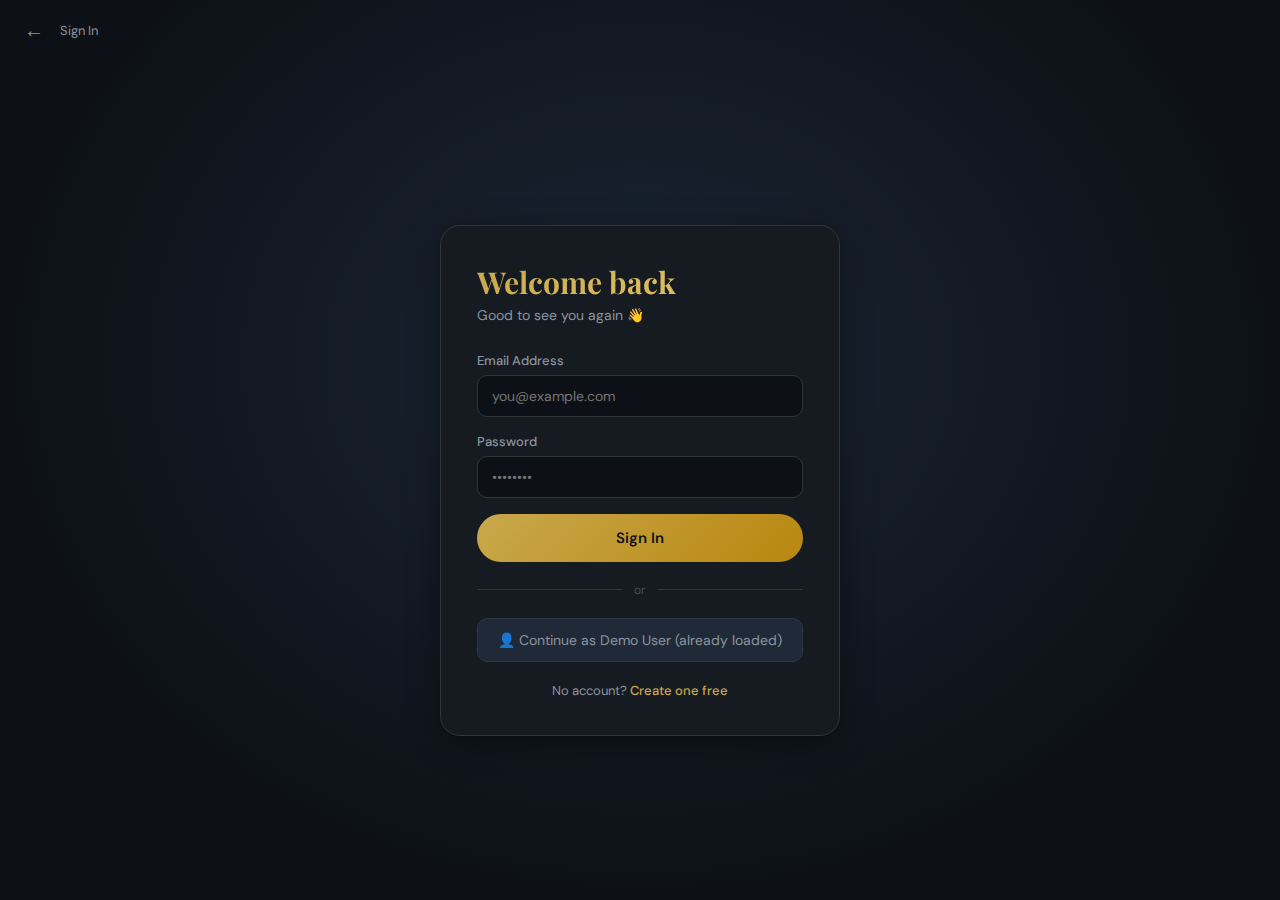
<file: demo/wasel/pages/login.html>
<!DOCTYPE html>
<html lang="en">
<head>
<meta charset="UTF-8">
<meta name="viewport" content="width=device-width, initial-scale=1.0">
<title>Wasel — Sign In</title>
<link rel="stylesheet" href="../css/variables.css">
<style>
  body { background: radial-gradient(ellipse at 50% 40%, #1a2535 0%, #0d1117 70%);
    min-height:100vh; display:flex; flex-direction:column; }
  .page-header { padding:16px 20px; display:flex; align-items:center; gap:12px; }
  .center-wrap { flex:1; display:flex; align-items:center; justify-content:center; padding:20px; }
  .auth-card { background:var(--surface); border:1px solid var(--border); border-radius:20px;
    padding:36px; width:100%; max-width:400px; box-shadow:var(--shadow); animation:fadeUp 0.5s ease; }
  .auth-card h2 { font-family:'Playfair Display',serif; font-size:30px;
    background:linear-gradient(135deg,var(--gold),var(--gold-light));
    -webkit-background-clip:text; -webkit-text-fill-color:transparent; margin-bottom:4px; }
  .auth-card .sub { color:var(--text-muted); font-size:14px; margin-bottom:28px; }
  .or-div { display:flex; align-items:center; gap:12px; margin:20px 0;
    color:var(--text-dim); font-size:12px; }
  .or-div::before,.or-div::after { content:''; flex:1; border-top:1px solid var(--border); }
  .demo-btn { width:100%; background:var(--surface2); border:1.5px solid var(--border);
    border-radius:10px; padding:12px; font-size:14px; color:var(--text-muted);
    cursor:pointer; font-family:inherit; transition:all 0.2s; text-align:center; }
  .demo-btn:hover { border-color:var(--gold); color:var(--text); }
  .auth-switch { text-align:center; margin-top:20px; font-size:13px; color:var(--text-muted); }
  .auth-switch a { color:var(--gold); text-decoration:none; font-weight:500; }
</style>
</head>
<body>
  <div class="page-header">
    <button class="back-btn" onclick="window.location.href='index.html'">←</button>
    <span style="font-size:13px;color:var(--text-muted)">Sign In</span>
  </div>
  <div class="center-wrap">
    <div class="auth-card">
      <h2>Welcome back</h2>
      <p class="sub">Good to see you again 👋</p>
      <div class="form-group">
        <label>Email Address</label>
        <input type="email" id="li-email" placeholder="you@example.com" autocomplete="email"
          onkeydown="if(event.key==='Enter')document.getElementById('li-pass').focus()" />
      </div>
      <div class="form-group">
        <label>Password</label>
        <input type="password" id="li-pass" placeholder="••••••••"
          onkeydown="if(event.key==='Enter')doLogin()" />
      </div>
      <button class="btn-primary" style="width:100%" onclick="doLogin()">Sign In</button>
      <div class="or-div">or</div>
      <button class="demo-btn" onclick="demoLogin()">
        👤 Continue as Demo User (sample data)
      </button>
      <div class="auth-switch">No account? <a href="signup.html">Create one free</a></div>
    </div>
  </div>
  <div class="toast" id="toast"></div>
  <script src="../js/state.js"></script>
  <script>
    document.addEventListener('DOMContentLoaded', async () => {
      await initData();
      // If already has a currentUser from JSON, let them jump straight in
      if (WaselState.currentUser) {
        document.querySelector('.demo-btn').textContent =
          `👤 Continue as ${WaselState.currentUser.name} (already loaded)`;
      }
    });

    async function doLogin() {
      const email = document.getElementById('li-email').value.trim();
      if (!email) { showToast('⚠️ Please enter your email'); return; }
      await initData();
      // In production: verify credentials. Here, accept any email.
      WaselState.currentUser = {
        ...(WaselState.currentUser || {}),
        email,
        name: WaselState.currentUser?.name || 'User',
      };
      saveState();
      window.location.href = 'discover.html';
    }

    async function demoLogin() {
      await initData();
      saveState();
      showToast('Welcome, ' + (WaselState.currentUser?.name || 'Demo User') + '! 👋');
      setTimeout(() => window.location.href = 'discover.html', 700);
    }
  </script>
</body>
</html>
</file>
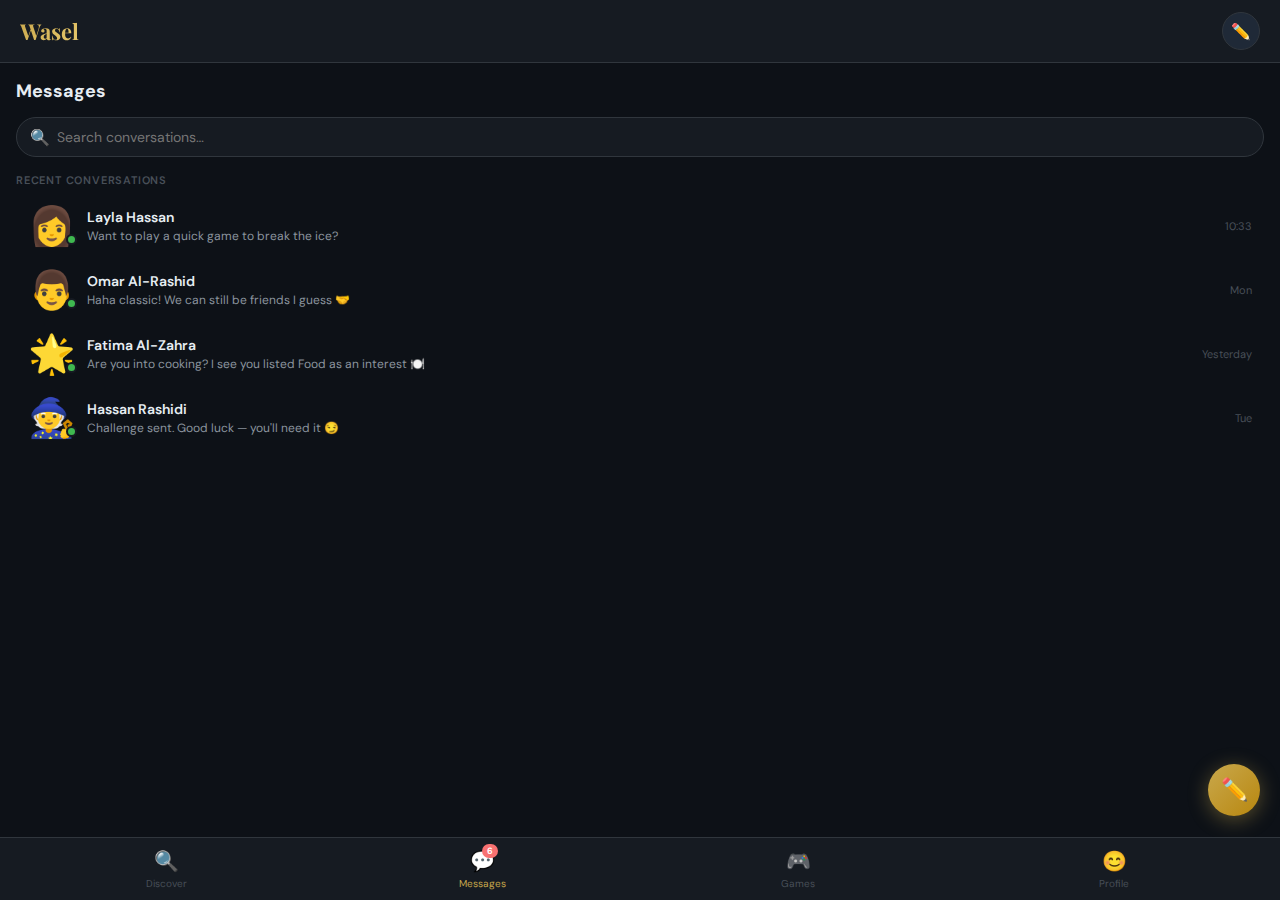
<file: demo/wasel/pages/messages.html>
<!DOCTYPE html>
<html lang="en">
<head>
<meta charset="UTF-8">
<meta name="viewport" content="width=device-width, initial-scale=1.0">
<title>Wasel — Messages</title>
<link rel="stylesheet" href="../css/variables.css">
<link rel="stylesheet" href="../css/components.css">
<style>
  body { background:var(--bg); padding-bottom:72px; }

  .search-bar { position:relative; margin-bottom:16px; }
  .search-bar input { width:100%; background:var(--surface); border:1.5px solid var(--border);
    border-radius:50px; padding:10px 16px 10px 40px; color:var(--text);
    font-size:14px; font-family:inherit; outline:none; transition:border-color 0.2s; }
  .search-bar input:focus { border-color:var(--gold); }
  .search-icon { position:absolute; left:14px; top:50%; transform:translateY(-50%);
    font-size:16px; pointer-events:none; }

  .chat-list { display:flex; flex-direction:column; gap:2px; }
  .chat-item { display:flex; align-items:center; gap:12px; padding:12px;
    border-radius:var(--radius); cursor:pointer; transition:background 0.2s;
    text-decoration:none; color:inherit; }
  .chat-item:hover { background:var(--surface); }
  .chat-av-wrap { position:relative; flex-shrink:0; }
  .chat-av { font-size:38px; line-height:1; }
  .chat-av-wrap .online-dot { position:absolute; bottom:0; right:-2px; width:11px; height:11px; }
  .chat-info { flex:1; min-width:0; }
  .chat-info h4 { font-size:14px; font-weight:600; }
  .chat-info p { font-size:12px; color:var(--text-muted); white-space:nowrap;
    overflow:hidden; text-overflow:ellipsis; margin-top:2px; }
  .chat-meta { text-align:right; flex-shrink:0; }
  .chat-time { font-size:11px; color:var(--text-dim); }
  .unread-badge { background:var(--gold); color:#0d1117; border-radius:50%;
    width:18px; height:18px; font-size:10px; font-weight:700;
    display:flex; align-items:center; justify-content:center; margin:4px 0 0 auto; }

  .fab { position:fixed; bottom:84px; right:20px; width:52px; height:52px;
    border-radius:50%; background:linear-gradient(135deg,var(--gold),#b8870f);
    border:none; cursor:pointer; font-size:22px;
    display:flex; align-items:center; justify-content:center;
    box-shadow:0 4px 20px rgba(201,168,76,0.4); transition:all 0.2s; z-index:40; }
  .fab:hover { transform:scale(1.08); }

  .section-label { font-size:11px; color:var(--text-dim); text-transform:uppercase;
    letter-spacing:0.8px; font-weight:600; margin:0 0 8px; }
</style>
</head>
<body>
  <div class="app-header">
    <div class="logo">Wasel</div>
    <div class="header-actions">
      <div class="icon-btn" title="New conversation" onclick="showToast('Discover people to start a chat!')">✏️</div>
    </div>
  </div>

  <div class="main-content">
    <div class="section-header"><h3>Messages</h3></div>
    <div class="search-bar">
      <span class="search-icon">🔍</span>
      <input type="text" id="search" placeholder="Search conversations…" oninput="filterList(this.value)" />
    </div>
    <div class="section-label">Recent Conversations</div>
    <div class="chat-list" id="chat-list">
      <!-- Loading skeleton -->
      <div style="padding:12px;display:flex;gap:12px;align-items:center">
        <div style="width:40px;height:40px;border-radius:50%;background:var(--surface2);animation:pulse 1.4s infinite;flex-shrink:0"></div>
        <div style="flex:1"><div style="height:12px;background:var(--surface2);border-radius:4px;width:60%;animation:pulse 1.4s infinite"></div>
          <div style="height:10px;background:var(--surface2);border-radius:4px;width:80%;margin-top:6px;animation:pulse 1.4s infinite"></div></div>
      </div>
    </div>
    <div id="empty-conv" class="empty-state" style="display:none">
      <div class="icon">💬</div>
      <h4>No conversations yet</h4>
      <p>Discover people and start chatting!</p>
      <a href="discover.html" style="color:var(--gold);font-size:13px;margin-top:12px;display:inline-block">Go to Discover →</a>
    </div>
  </div>

  <button class="fab" onclick="window.location.href='discover.html'">✏️</button>
  <div class="toast" id="toast"></div>
  <script src="../js/state.js"></script>
  <script src="../js/nav.js"></script>
  <script>
    let convIds = [];

    document.addEventListener('DOMContentLoaded', async () => {
      await initData();
      buildNav('messages');
      // Derive which people have conversations (from CHAT_HISTORY that has messages)
      convIds = Object.entries(CHAT_HISTORY)
        .filter(([, msgs]) => msgs.length > 0)
        .map(([id]) => parseInt(id));
      // Mark all incoming as read now that user opened messages
      convIds.forEach(id => {
        (CHAT_HISTORY[id] || []).forEach(m => { if (m.from === 'them') m.read = true; });
      });
      saveState();
      renderList(convIds);
    });

    function renderList(ids) {
      const list = document.getElementById('chat-list');
      const empty = document.getElementById('empty-conv');
      if (!ids.length) { list.innerHTML = ''; empty.style.display = 'block'; return; }
      empty.style.display = 'none';
      list.innerHTML = ids.map(id => {
        const p = PEOPLE.find(x => x.id === id);
        if (!p) return '';
        const hist = CHAT_HISTORY[id] || [];
        const last = hist[hist.length - 1];
        const unread = hist.filter(m => m.from === 'them' && !m.read).length;
        return `
          <a class="chat-item" href="chat.html?id=${id}">
            <div class="chat-av-wrap">
              <div class="chat-av">${p.avatar}</div>
              ${p.online ? '<div class="online-dot"></div>' : ''}
            </div>
            <div class="chat-info">
              <h4>${p.name}</h4>
              <p>${last ? last.text : 'Start a conversation!'}</p>
            </div>
            <div class="chat-meta">
              <div class="chat-time">${last ? last.time : ''}</div>
              ${unread ? `<div class="unread-badge">${unread}</div>` : ''}
            </div>
          </a>`;
      }).join('');
    }

    function filterList(q) {
      const q2 = q.toLowerCase();
      const filtered = convIds.filter(id => {
        const p = PEOPLE.find(x => x.id === id);
        return p && p.name.toLowerCase().includes(q2);
      });
      renderList(filtered);
    }
  </script>
</body>
</html>
</file>
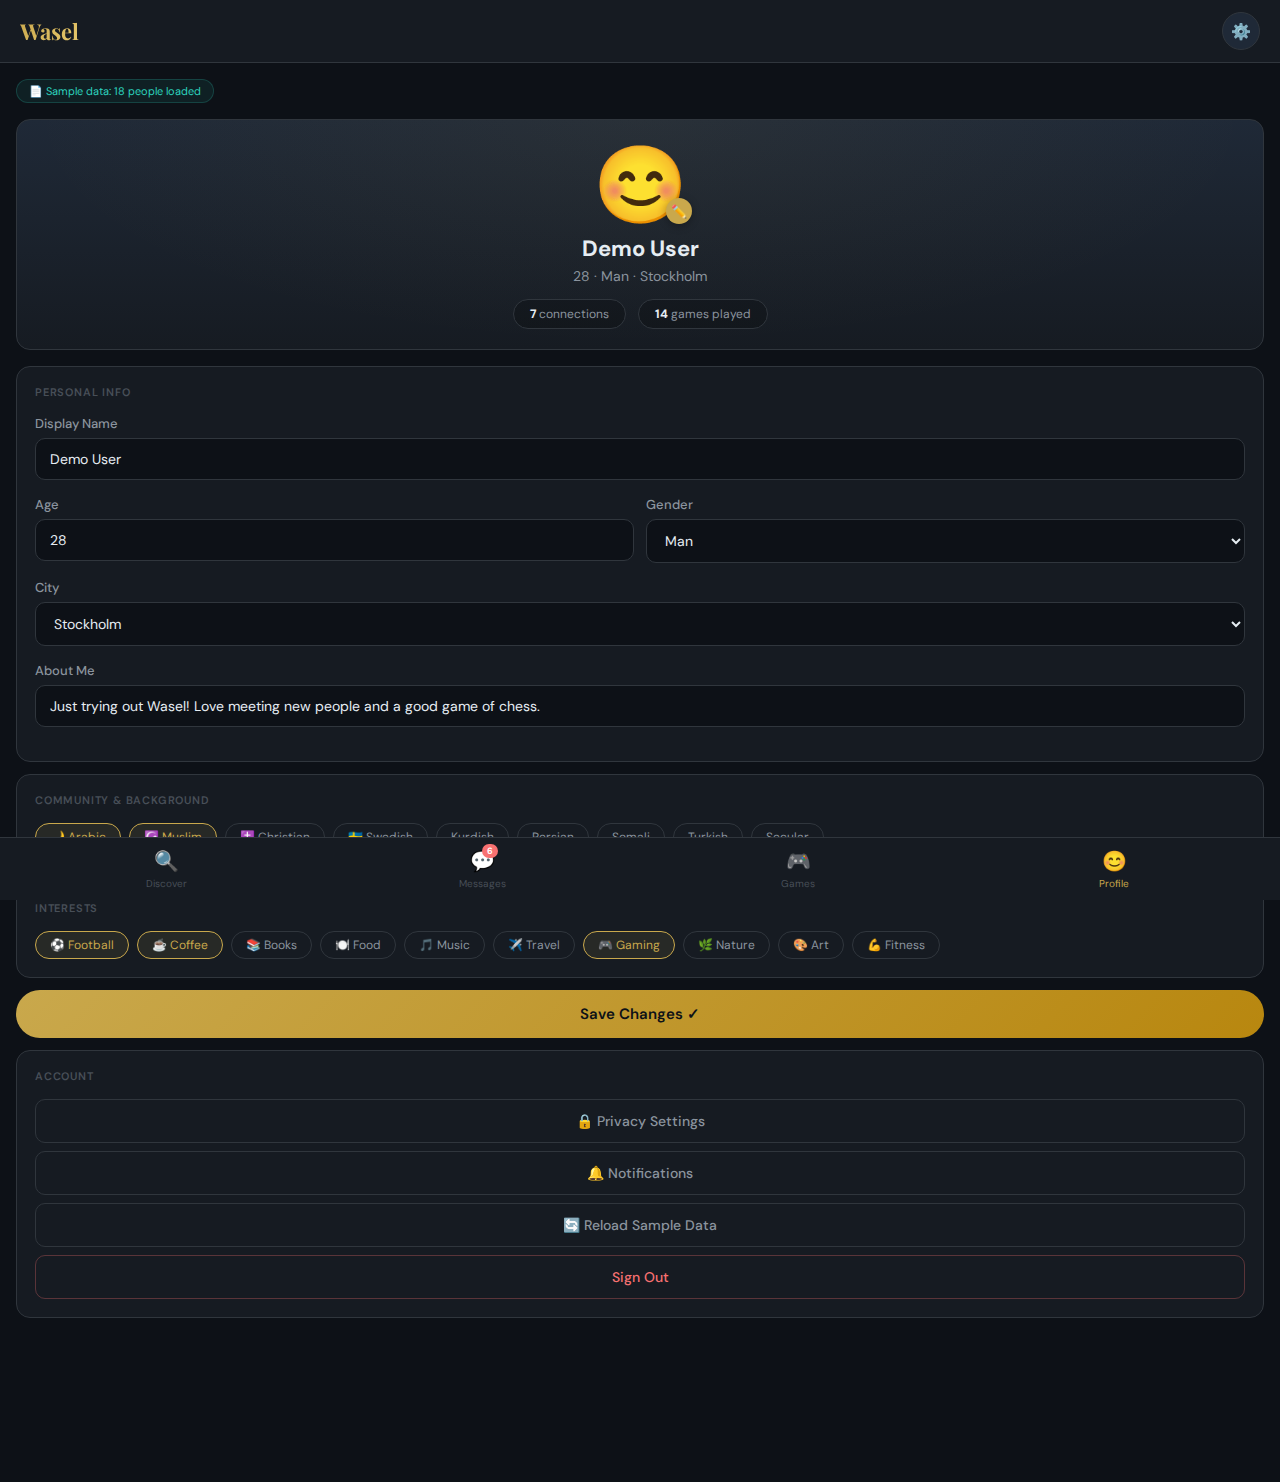
<file: demo/wasel/pages/profile.html>
<!DOCTYPE html>
<html lang="en">
<head>
<meta charset="UTF-8">
<meta name="viewport" content="width=device-width, initial-scale=1.0">
<title>Wasel — My Profile</title>
<link rel="stylesheet" href="../css/variables.css">
<link rel="stylesheet" href="../css/components.css">
<style>
  body { background:var(--bg); padding-bottom:72px; }

  .profile-hero {
    background:linear-gradient(180deg,var(--surface2) 0%,var(--surface) 100%);
    border-radius:var(--radius); border:1px solid var(--border);
    padding:28px 20px 20px; text-align:center; margin-bottom:16px;
    position:relative; overflow:hidden;
  }
  .profile-hero::before { content:''; position:absolute; inset:0;
    background:radial-gradient(ellipse at 50% 0%,rgba(201,168,76,0.06) 0%,transparent 70%); }

  .av-wrap { position:relative; display:inline-block; cursor:pointer; margin-bottom:10px; }
  .av-disp { font-size:76px; line-height:1; display:block; }
  .av-edit { position:absolute; bottom:0; right:-4px; background:var(--gold); color:#0d1117;
    width:26px; height:26px; border-radius:50%; display:flex; align-items:center;
    justify-content:center; font-size:13px; cursor:pointer; box-shadow:0 2px 8px rgba(0,0,0,0.3); }

  .profile-hero h3 { font-size:22px; font-weight:700; position:relative; }
  .profile-hero .meta { color:var(--text-muted); font-size:14px; margin-top:4px; position:relative; }

  .stats-row { display:flex; gap:12px; justify-content:center; margin-top:14px; position:relative; }
  .stat-pill { background:rgba(0,0,0,0.2); border:1px solid var(--border); border-radius:50px;
    padding:6px 16px; font-size:12px; color:var(--text-muted); }
  .stat-pill b { color:var(--text); }

  .edit-section { background:var(--surface); border:1px solid var(--border);
    border-radius:var(--radius); padding:18px; margin-bottom:12px; }
  .sec-ttl { font-size:11px; color:var(--text-dim); text-transform:uppercase;
    letter-spacing:0.8px; font-weight:600; margin-bottom:16px; }

  .av-grid { display:grid; grid-template-columns:repeat(6,1fr); gap:8px; margin:12px 0; }
  .av-opt { font-size:28px; aspect-ratio:1; display:flex; align-items:center; justify-content:center;
    border-radius:10px; cursor:pointer; border:2px solid transparent; transition:all 0.2s;
    background:var(--surface2); }
  .av-opt:hover { border-color:var(--gold); transform:scale(1.1); }
  .av-opt.sel { border-color:var(--gold); background:rgba(201,168,76,0.1); }

  .danger-btn { width:100%; background:transparent; border:1.5px solid rgba(248,113,113,0.3);
    border-radius:10px; padding:12px; font-size:14px; font-weight:500; color:var(--rose);
    cursor:pointer; font-family:inherit; transition:all 0.2s; }
  .danger-btn:hover { background:rgba(248,113,113,0.08); border-color:var(--rose); }

  .data-badge { display:inline-flex; align-items:center; gap:6px; background:rgba(45,212,191,0.08);
    border:1px solid rgba(45,212,191,0.2); border-radius:50px; padding:4px 12px;
    font-size:11px; color:var(--teal); margin-bottom:16px; }
</style>
</head>
<body>
  <div class="app-header">
    <div class="logo">Wasel</div>
    <div class="header-actions">
      <div class="icon-btn" onclick="openModal('modal-settings')">⚙️</div>
    </div>
  </div>

  <div class="main-content">
    <div class="data-badge" id="data-badge">📄 Loading sample data…</div>

    <!-- Hero -->
    <div class="profile-hero">
      <div class="av-wrap" onclick="openModal('modal-avatar')">
        <span class="av-disp" id="my-av">👤</span>
        <div class="av-edit">✏️</div>
      </div>
      <h3 id="my-name">—</h3>
      <p class="meta" id="my-meta">—</p>
      <div class="stats-row">
        <div class="stat-pill"><b id="s-conns">0</b> connections</div>
        <div class="stat-pill"><b id="s-games">0</b> games played</div>
      </div>
    </div>

    <!-- Edit Info -->
    <div class="edit-section">
      <div class="sec-ttl">Personal Info</div>
      <div class="form-group"><label>Display Name</label>
        <input type="text" id="e-name" placeholder="Your name" /></div>
      <div class="form-row">
        <div class="form-group"><label>Age</label>
          <input type="number" id="e-age" placeholder="—" min="18" max="99" /></div>
        <div class="form-group"><label>Gender</label>
          <select id="e-gender">
            <option value="">—</option><option>Man</option>
            <option>Woman</option><option>Prefer not to say</option>
          </select></div>
      </div>
      <div class="form-group"><label>City</label>
        <select id="e-city">
          <option value="">Select…</option>
          <option>Stockholm</option><option>Gothenburg</option><option>Malmö</option>
          <option>Uppsala</option><option>Örebro</option><option>Linköping</option>
          <option>Västerås</option><option>Helsingborg</option>
        </select></div>
      <div class="form-group"><label>About Me</label>
        <input type="text" id="e-bio" placeholder="A short bio…" /></div>
    </div>

    <!-- Community -->
    <div class="edit-section">
      <div class="sec-ttl">Community & Background</div>
      <div class="tags-container" id="e-community">
        <span class="tag" data-val="Arabic"    onclick="toggleTag(this)">🌙 Arabic</span>
        <span class="tag" data-val="Muslim"    onclick="toggleTag(this)">☪️ Muslim</span>
        <span class="tag" data-val="Christian" onclick="toggleTag(this)">✝️ Christian</span>
        <span class="tag" data-val="Swedish"   onclick="toggleTag(this)">🇸🇪 Swedish</span>
        <span class="tag" data-val="Kurdish"   onclick="toggleTag(this)">Kurdish</span>
        <span class="tag" data-val="Persian"   onclick="toggleTag(this)">Persian</span>
        <span class="tag" data-val="Somali"    onclick="toggleTag(this)">Somali</span>
        <span class="tag" data-val="Turkish"   onclick="toggleTag(this)">Turkish</span>
        <span class="tag" data-val="Secular"   onclick="toggleTag(this)">Secular</span>
      </div>
    </div>

    <!-- Interests -->
    <div class="edit-section">
      <div class="sec-ttl">Interests</div>
      <div class="tags-container" id="e-interests">
        <span class="tag" data-val="Football" onclick="toggleTag(this)">⚽ Football</span>
        <span class="tag" data-val="Coffee"   onclick="toggleTag(this)">☕ Coffee</span>
        <span class="tag" data-val="Books"    onclick="toggleTag(this)">📚 Books</span>
        <span class="tag" data-val="Food"     onclick="toggleTag(this)">🍽️ Food</span>
        <span class="tag" data-val="Music"    onclick="toggleTag(this)">🎵 Music</span>
        <span class="tag" data-val="Travel"   onclick="toggleTag(this)">✈️ Travel</span>
        <span class="tag" data-val="Gaming"   onclick="toggleTag(this)">🎮 Gaming</span>
        <span class="tag" data-val="Nature"   onclick="toggleTag(this)">🌿 Nature</span>
        <span class="tag" data-val="Art"      onclick="toggleTag(this)">🎨 Art</span>
        <span class="tag" data-val="Fitness"  onclick="toggleTag(this)">💪 Fitness</span>
      </div>
    </div>

    <button class="btn-primary" style="width:100%;margin-bottom:12px" onclick="saveProfile()">
      Save Changes ✓
    </button>

    <!-- Account -->
    <div class="edit-section">
      <div class="sec-ttl">Account</div>
      <button class="btn-ghost" style="width:100%;margin-bottom:8px"
        onclick="showToast('Privacy settings coming soon!')">🔒 Privacy Settings</button>
      <button class="btn-ghost" style="width:100%;margin-bottom:8px"
        onclick="showToast('Notification settings coming soon!')">🔔 Notifications</button>
      <button class="btn-ghost" style="width:100%;margin-bottom:8px"
        onclick="reloadSampleData()">🔄 Reload Sample Data</button>
      <button class="danger-btn" onclick="confirmLogout()">Sign Out</button>
    </div>
  </div>

  <!-- Avatar Modal -->
  <div class="modal-overlay" id="modal-avatar" onclick="closeModalIfOutside(event,'modal-avatar')">
    <div class="modal">
      <button class="modal-close" onclick="closeModal('modal-avatar')">✕</button>
      <h3>Choose Avatar</h3><p class="sub">Pick your profile picture</p>
      <div class="av-grid" id="av-grid"></div>
      <button class="btn-primary" style="width:100%;margin-top:8px" onclick="saveAvatar()">Save Avatar</button>
    </div>
  </div>

  <!-- Settings Modal -->
  <div class="modal-overlay" id="modal-settings" onclick="closeModalIfOutside(event,'modal-settings')">
    <div class="modal">
      <button class="modal-close" onclick="closeModal('modal-settings')">✕</button>
      <h3>Settings</h3><p class="sub">App preferences</p>
      <div class="form-group"><label>Language</label>
        <select><option>English</option><option>Svenska</option><option>العربية</option><option>Kurdî</option><option>فارسی</option></select></div>
      <div class="form-group"><label>Show profile to</label>
        <select><option>Everyone</option><option>Same community only</option><option>No one</option></select></div>
      <div class="form-group"><label>Notifications</label>
        <select><option>All notifications</option><option>Messages only</option><option>None</option></select></div>
      <button class="btn-primary" style="width:100%"
        onclick="closeModal('modal-settings');showToast('Settings saved ✓')">Save Settings</button>
    </div>
  </div>

  <div class="toast" id="toast"></div>
  <script src="../js/state.js"></script>
  <script src="../js/nav.js"></script>
  <script>
    let pendingAv = '👤';

    document.addEventListener('DOMContentLoaded', async () => {
      await initData();
      buildNav('profile');
      renderProfile();
      document.getElementById('data-badge').textContent =
        `📄 Sample data: ${PEOPLE.length} people loaded`;
    });

    function renderProfile() {
      const u = WaselState.currentUser;
      if (!u) return;
      const av = WaselState.selectedAvatar || u.avatar || '👤';
      document.getElementById('my-av').textContent    = av;
      document.getElementById('my-name').textContent  = u.name || 'Your Name';
      document.getElementById('my-meta').textContent  =
        [u.age, u.gender, u.city].filter(Boolean).join(' · ') || '—';
      document.getElementById('s-conns').textContent  = WaselState.connections;
      document.getElementById('s-games').textContent  = WaselState.gamesPlayed;

      document.getElementById('e-name').value = u.name || '';
      document.getElementById('e-age').value  = u.age  || '';
      const eg = document.getElementById('e-gender'); if (u.gender) eg.value = u.gender;
      const ec = document.getElementById('e-city');   if (u.city)   ec.value = u.city;
      document.getElementById('e-bio').value  = u.bio  || '';

      document.querySelectorAll('#e-community .tag').forEach(t =>
        t.classList.toggle('selected', (u.community||[]).includes(t.dataset.val)));
      document.querySelectorAll('#e-interests .tag').forEach(t =>
        t.classList.toggle('selected', (u.interests||[]).includes(t.dataset.val)));
    }

    function saveProfile() {
      const u = WaselState.currentUser;
      u.name      = document.getElementById('e-name').value.trim()  || u.name;
      u.age       = parseInt(document.getElementById('e-age').value) || u.age;
      u.gender    = document.getElementById('e-gender').value        || u.gender;
      u.city      = document.getElementById('e-city').value          || u.city;
      u.bio       = document.getElementById('e-bio').value.trim();
      u.community = getTagValues('e-community');
      u.interests = getTagValues('e-interests');
      saveState();
      renderProfile();
      showToast('Profile saved ✓');
    }

    function openModal(id) {
      if (id === 'modal-avatar') buildAvGrid();
      document.getElementById(id)?.classList.add('open');
    }

    function buildAvGrid() {
      pendingAv = WaselState.selectedAvatar || '👤';
      document.getElementById('av-grid').innerHTML = AVATARS.map(a =>
        `<div class="av-opt${a===pendingAv?' sel':''}" onclick="pickAv('${a}',this)">${a}</div>`
      ).join('');
    }
    function pickAv(a, el) {
      pendingAv = a;
      document.querySelectorAll('.av-opt').forEach(o => o.classList.remove('sel'));
      el.classList.add('sel');
    }
    function saveAvatar() {
      WaselState.selectedAvatar = pendingAv;
      WaselState.currentUser.avatar = pendingAv;
      saveState();
      document.getElementById('my-av').textContent = pendingAv;
      closeModal('modal-avatar');
      showToast('Avatar updated! ' + pendingAv);
    }

    function reloadSampleData() {
      sessionStorage.clear();
      WaselState.loaded = false;
      showToast('Sample data reloaded! 🔄');
      setTimeout(() => window.location.reload(), 600);
    }

    function confirmLogout() {
      if (confirm('Sign out and return to splash?')) {
        sessionStorage.clear();
        window.location.href = 'index.html';
      }
    }
  </script>
</body>
</html>
</file>
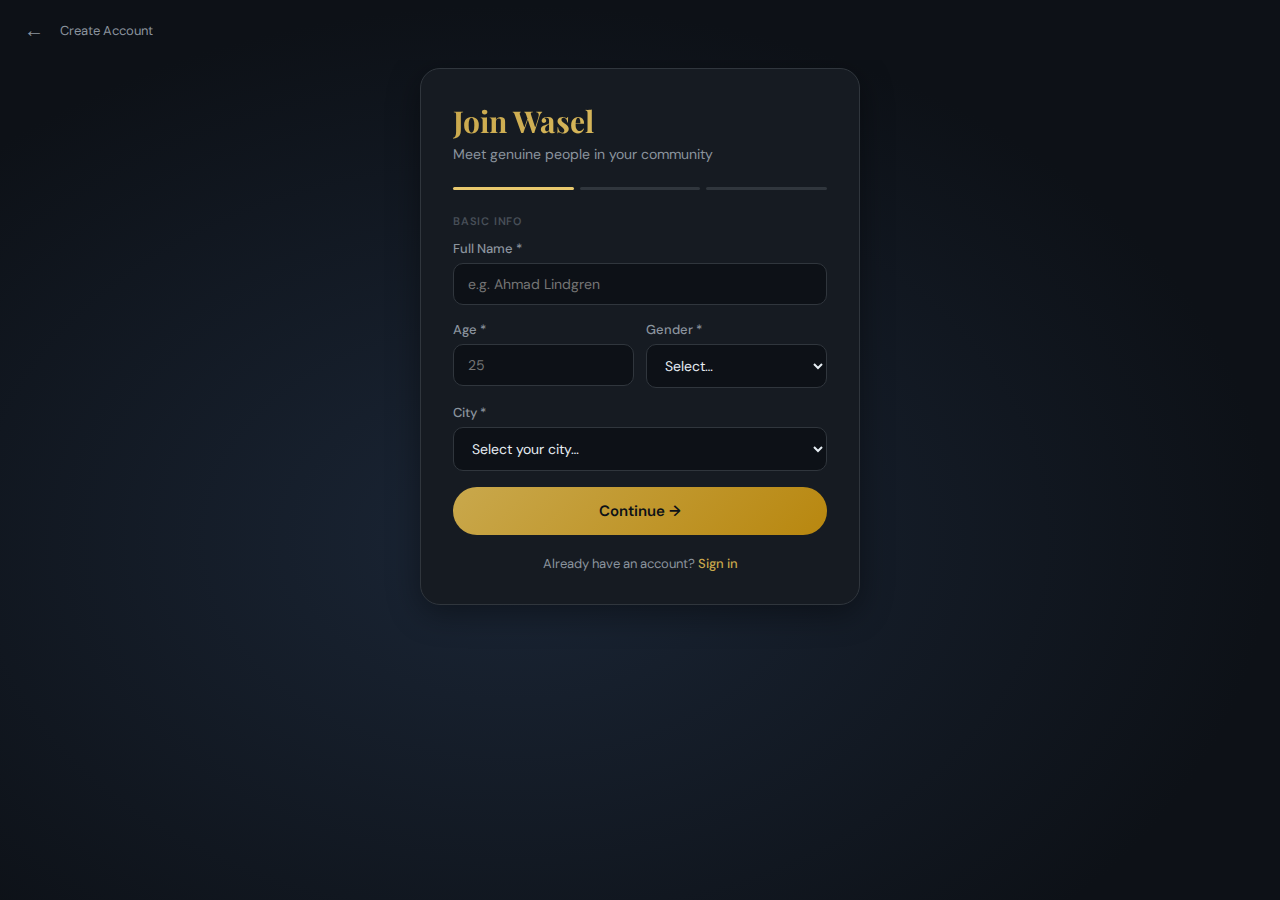
<file: demo/wasel/pages/signup.html>
<!DOCTYPE html>
<html lang="en">
<head>
<meta charset="UTF-8">
<meta name="viewport" content="width=device-width, initial-scale=1.0">
<title>Wasel — Create Account</title>
<link rel="stylesheet" href="../css/variables.css">
<style>
  body { background:radial-gradient(ellipse at 40% 60%,#1a2535 0%,#0d1117 70%);
    min-height:100vh; display:flex; flex-direction:column; }
  .page-header { padding:16px 20px; display:flex; align-items:center; gap:12px; }
  .scroll-wrap { flex:1; overflow-y:auto; display:flex; align-items:flex-start;
    justify-content:center; padding:0 20px 40px; }
  .auth-card { background:var(--surface); border:1px solid var(--border); border-radius:20px;
    padding:32px; width:100%; max-width:440px; box-shadow:var(--shadow); margin-top:8px; }
  .auth-card h2 { font-family:'Playfair Display',serif; font-size:30px;
    background:linear-gradient(135deg,var(--gold),var(--gold-light));
    -webkit-background-clip:text; -webkit-text-fill-color:transparent; margin-bottom:4px; }
  .sub-text { color:var(--text-muted); font-size:14px; margin-bottom:24px; }
  .step-bar { display:flex; gap:6px; margin-bottom:24px; }
  .step-dot { flex:1; height:3px; border-radius:3px; background:var(--border); transition:background 0.3s; }
  .step-dot.done   { background:var(--gold); }
  .step-dot.active { background:var(--gold-light); }
  .step { display:none; }
  .step.active { display:block; animation:fadeUp 0.3s ease; }
  .sec-label { font-size:11px; color:var(--text-dim); text-transform:uppercase;
    letter-spacing:0.8px; font-weight:600; margin:0 0 12px; }
  .nav-btns { display:flex; gap:10px; margin-top:20px; }
  .nav-btns .btn-primary,.nav-btns .btn-ghost { flex:1; }
  .auth-switch { text-align:center; margin-top:20px; font-size:13px; color:var(--text-muted); }
  .auth-switch a { color:var(--gold); text-decoration:none; font-weight:500; }
  .terms { font-size:11px; color:var(--text-dim); text-align:center; margin-top:12px; line-height:1.5; }
  .terms a { color:var(--gold-light); }
</style>
</head>
<body>
  <div class="page-header">
    <button class="back-btn" id="back-btn" onclick="goBack()">←</button>
    <span style="font-size:13px;color:var(--text-muted)">Create Account</span>
  </div>
  <div class="scroll-wrap">
    <div class="auth-card">
      <h2>Join Wasel</h2>
      <p class="sub-text">Meet genuine people in your community</p>
      <div class="step-bar">
        <div class="step-dot active" id="dot-1"></div>
        <div class="step-dot" id="dot-2"></div>
        <div class="step-dot" id="dot-3"></div>
      </div>

      <!-- Step 1 -->
      <div class="step active" id="step-1">
        <div class="sec-label">Basic Info</div>
        <div class="form-group"><label>Full Name *</label>
          <input type="text" id="su-name" placeholder="e.g. Ahmad Lindgren" autocomplete="name" /></div>
        <div class="form-row">
          <div class="form-group"><label>Age *</label>
            <input type="number" id="su-age" placeholder="25" min="18" max="99" /></div>
          <div class="form-group"><label>Gender *</label>
            <select id="su-gender">
              <option value="">Select…</option>
              <option>Man</option><option>Woman</option><option>Prefer not to say</option>
            </select></div>
        </div>
        <div class="form-group"><label>City *</label>
          <select id="su-city">
            <option value="">Select your city…</option>
            <option>Stockholm</option><option>Gothenburg</option><option>Malmö</option>
            <option>Uppsala</option><option>Örebro</option><option>Linköping</option>
            <option>Västerås</option><option>Helsingborg</option><option>Other</option>
          </select></div>
        <button class="btn-primary" style="width:100%" onclick="nextStep(1)">Continue →</button>
      </div>

      <!-- Step 2 -->
      <div class="step" id="step-2">
        <div class="sec-label">Your Community</div>
        <p style="font-size:13px;color:var(--text-muted);margin-bottom:10px">Select all that apply.</p>
        <div class="tags-container" id="su-community">
          <span class="tag" data-val="Arabic"    onclick="toggleTag(this)">🌙 Arabic</span>
          <span class="tag" data-val="Muslim"    onclick="toggleTag(this)">☪️ Muslim</span>
          <span class="tag" data-val="Christian" onclick="toggleTag(this)">✝️ Christian</span>
          <span class="tag" data-val="Swedish"   onclick="toggleTag(this)">🇸🇪 Swedish</span>
          <span class="tag" data-val="Kurdish"   onclick="toggleTag(this)">Kurdish</span>
          <span class="tag" data-val="Persian"   onclick="toggleTag(this)">Persian</span>
          <span class="tag" data-val="Somali"    onclick="toggleTag(this)">Somali</span>
          <span class="tag" data-val="Turkish"   onclick="toggleTag(this)">Turkish</span>
          <span class="tag" data-val="Secular"   onclick="toggleTag(this)">Secular</span>
        </div>
        <div class="sec-label" style="margin-top:20px">Interests</div>
        <div class="tags-container" id="su-interests">
          <span class="tag" data-val="Football" onclick="toggleTag(this)">⚽ Football</span>
          <span class="tag" data-val="Coffee"   onclick="toggleTag(this)">☕ Coffee</span>
          <span class="tag" data-val="Books"    onclick="toggleTag(this)">📚 Books</span>
          <span class="tag" data-val="Food"     onclick="toggleTag(this)">🍽️ Food</span>
          <span class="tag" data-val="Music"    onclick="toggleTag(this)">🎵 Music</span>
          <span class="tag" data-val="Travel"   onclick="toggleTag(this)">✈️ Travel</span>
          <span class="tag" data-val="Gaming"   onclick="toggleTag(this)">🎮 Gaming</span>
          <span class="tag" data-val="Nature"   onclick="toggleTag(this)">🌿 Nature</span>
          <span class="tag" data-val="Art"      onclick="toggleTag(this)">🎨 Art</span>
          <span class="tag" data-val="Fitness"  onclick="toggleTag(this)">💪 Fitness</span>
        </div>
        <div class="nav-btns">
          <button class="btn-ghost" onclick="prevStep(2)">← Back</button>
          <button class="btn-primary" onclick="nextStep(2)">Continue →</button>
        </div>
      </div>

      <!-- Step 3 -->
      <div class="step" id="step-3">
        <div class="sec-label">Account Setup</div>
        <div class="form-group"><label>Email *</label>
          <input type="email" id="su-email" placeholder="you@example.com" autocomplete="email" /></div>
        <div class="form-group"><label>Password *</label>
          <input type="password" id="su-pass" placeholder="••••••••" autocomplete="new-password" />
          <p style="font-size:11px;color:var(--text-dim);margin-top:4px">At least 6 characters</p></div>
        <div class="form-group"><label>Short Bio (optional)</label>
          <input type="text" id="su-bio" placeholder="Tell people about yourself…" /></div>
        <button class="btn-primary" style="width:100%;margin-top:8px" onclick="doSignup()">
          Create My Account 🎉
        </button>
        <p class="terms">
          By joining you agree to our <a href="#">Terms</a> and <a href="#">Privacy Policy</a>.
        </p>
        <div class="nav-btns" style="margin-top:12px">
          <button class="btn-ghost" style="width:100%" onclick="prevStep(3)">← Back</button>
        </div>
      </div>

      <div class="auth-switch">Already have an account? <a href="login.html">Sign in</a></div>
    </div>
  </div>
  <div class="toast" id="toast"></div>
  <script src="../js/state.js"></script>
  <script>
    let step = 1;
    function dots() {
      for (let i=1;i<=3;i++) {
        document.getElementById('dot-'+i).className =
          'step-dot ' + (i<step?'done':i===step?'active':'');
      }
    }
    function nextStep(from) {
      if (from===1) {
        const n=document.getElementById('su-name').value.trim();
        const a=document.getElementById('su-age').value;
        const g=document.getElementById('su-gender').value;
        const c=document.getElementById('su-city').value;
        if (!n||!a||!g||!c){showToast('⚠️ Fill in all required fields');return;}
        if(parseInt(a)<18){showToast('⚠️ Must be 18 or older');return;}
      }
      document.getElementById('step-'+from).classList.remove('active');
      step=from+1;
      document.getElementById('step-'+step).classList.add('active');
      dots();
    }
    function prevStep(from) {
      document.getElementById('step-'+from).classList.remove('active');
      step=from-1;
      document.getElementById('step-'+step).classList.add('active');
      dots();
    }
    async function doSignup() {
      const email=document.getElementById('su-email').value.trim();
      const pass=document.getElementById('su-pass').value;
      if(!email){showToast('⚠️ Enter your email');return;}
      if(pass.length<6){showToast('⚠️ Password must be 6+ characters');return;}
      await initData();
      WaselState.currentUser = {
        id: 0,
        name:      document.getElementById('su-name').value.trim(),
        age:       parseInt(document.getElementById('su-age').value),
        gender:    document.getElementById('su-gender').value,
        city:      document.getElementById('su-city').value,
        email,
        avatar:    '👤',
        bio:       document.getElementById('su-bio').value.trim(),
        community: getTagValues('su-community'),
        interests: getTagValues('su-interests'),
        connections: 0, gamesPlayed: 0,
      };
      WaselState.selectedAvatar = '👤';
      saveState();
      window.location.href = 'discover.html';
    }
    function goBack() {
      if(step>1) prevStep(step);
      else window.location.href='index.html';
    }
  </script>
</body>
</html>
</file>
<file: demo/wasel/css/variables.css>
/* ============================================================
   WASEL — وصل | CSS Variables & Global Styles
   ============================================================ */

@import url('https://fonts.googleapis.com/css2?family=Playfair+Display:wght@600;700&family=DM+Sans:wght@300;400;500;600&family=Noto+Naskh+Arabic:wght@400;600&display=swap');

:root {
  --bg:          #0d1117;
  --surface:     #161b22;
  --surface2:    #1f2937;
  --border:      #30363d;
  --gold:        #c9a84c;
  --gold-light:  #e8c96e;
  --teal:        #2dd4bf;
  --teal-dim:    #0d4a44;
  --rose:        #f87171;
  --text:        #e6edf3;
  --text-muted:  #8b949e;
  --text-dim:    #484f58;
  --green:       #3fb950;
  --radius:      14px;
  --shadow:      0 8px 32px rgba(0,0,0,0.4);
}

* { box-sizing: border-box; margin: 0; padding: 0; }

body {
  font-family: 'DM Sans', sans-serif;
  background: var(--bg);
  color: var(--text);
  min-height: 100vh;
  overflow-x: hidden;
}

/* ---- Buttons ---- */
.btn-primary {
  background: linear-gradient(135deg, var(--gold), #b8870f);
  color: #0d1117;
  border: none;
  border-radius: 50px;
  padding: 14px 32px;
  font-size: 15px;
  font-weight: 600;
  cursor: pointer;
  transition: all 0.2s;
  font-family: inherit;
}
.btn-primary:hover { transform: translateY(-2px); box-shadow: 0 8px 24px rgba(201,168,76,0.35); }

.btn-outline {
  background: transparent;
  color: var(--text);
  border: 1.5px solid var(--border);
  border-radius: 50px;
  padding: 13px 32px;
  font-size: 15px;
  font-weight: 500;
  cursor: pointer;
  transition: all 0.2s;
  font-family: inherit;
}
.btn-outline:hover { border-color: var(--gold); color: var(--gold); }

.btn-teal {
  background: linear-gradient(135deg, var(--teal), #0d9488);
  color: #0d1117;
  border: none;
  border-radius: 10px;
  padding: 12px;
  font-size: 14px;
  font-weight: 600;
  cursor: pointer;
  font-family: inherit;
  transition: all 0.2s;
}
.btn-teal:hover { opacity: 0.9; transform: translateY(-1px); }

.btn-ghost {
  background: transparent;
  color: var(--text-muted);
  border: 1.5px solid var(--border);
  border-radius: 10px;
  padding: 12px;
  font-size: 14px;
  font-weight: 500;
  cursor: pointer;
  font-family: inherit;
  transition: all 0.2s;
}
.btn-ghost:hover { border-color: var(--text-muted); color: var(--text); }

/* ---- Form Elements ---- */
.form-group { margin-bottom: 16px; }
.form-group label {
  display: block;
  font-size: 13px;
  color: var(--text-muted);
  margin-bottom: 6px;
  font-weight: 500;
}
.form-group input,
.form-group select,
.form-group textarea {
  width: 100%;
  background: var(--bg);
  border: 1.5px solid var(--border);
  border-radius: 10px;
  padding: 11px 14px;
  color: var(--text);
  font-size: 14px;
  font-family: inherit;
  transition: border-color 0.2s;
  outline: none;
}
.form-group input:focus,
.form-group select:focus,
.form-group textarea:focus { border-color: var(--gold); }
.form-group select { cursor: pointer; }
.form-row { display: grid; grid-template-columns: 1fr 1fr; gap: 12px; }

/* ---- Tags ---- */
.tags-container { display: flex; flex-wrap: wrap; gap: 8px; margin-top: 6px; }
.tag {
  padding: 5px 14px;
  border-radius: 50px;
  border: 1.5px solid var(--border);
  font-size: 12px;
  cursor: pointer;
  color: var(--text-muted);
  transition: all 0.2s;
  user-select: none;
}
.tag.selected { border-color: var(--gold); color: var(--gold); background: rgba(201,168,76,0.1); }

.tag-sm {
  padding: 2px 8px;
  border-radius: 50px;
  font-size: 10px;
  background: rgba(201,168,76,0.1);
  color: var(--gold);
  border: 1px solid rgba(201,168,76,0.3);
}
.tag-teal {
  background: rgba(45,212,191,0.1);
  color: var(--teal);
  border: 1px solid rgba(45,212,191,0.3);
}

/* ---- App Shell ---- */
.app-header {
  background: var(--surface);
  border-bottom: 1px solid var(--border);
  padding: 12px 20px;
  display: flex;
  align-items: center;
  justify-content: space-between;
  position: sticky;
  top: 0;
  z-index: 50;
}
.app-header .logo {
  font-family: 'Playfair Display', serif;
  font-size: 22px;
  font-weight: 700;
  background: linear-gradient(135deg, var(--gold), var(--gold-light));
  -webkit-background-clip: text;
  -webkit-text-fill-color: transparent;
}
.header-actions { display: flex; gap: 10px; align-items: center; }

.icon-btn {
  width: 38px;
  height: 38px;
  border-radius: 50%;
  background: var(--surface2);
  border: 1px solid var(--border);
  cursor: pointer;
  display: flex;
  align-items: center;
  justify-content: center;
  font-size: 16px;
  transition: all 0.2s;
  color: var(--text);
}
.icon-btn:hover { border-color: var(--gold); color: var(--gold); }

.bottom-nav {
  background: var(--surface);
  border-top: 1px solid var(--border);
  display: flex;
  padding: 0 8px 4px;
  position: fixed;
  bottom: 0;
  left: 0; right: 0;
  z-index: 50;
}
.nav-item {
  flex: 1;
  display: flex;
  flex-direction: column;
  align-items: center;
  padding: 10px 4px 6px;
  cursor: pointer;
  transition: all 0.2s;
  font-size: 10px;
  color: var(--text-dim);
  gap: 3px;
  position: relative;
  text-decoration: none;
}
.nav-item .nav-icon { font-size: 20px; }
.nav-item.active { color: var(--gold); }
.nav-item .badge {
  position: absolute;
  top: 6px;
  right: calc(50% - 16px);
  background: var(--rose);
  color: white;
  font-size: 9px;
  padding: 1px 5px;
  border-radius: 10px;
  font-weight: 700;
}

/* ---- Section Header ---- */
.section-header {
  display: flex;
  align-items: center;
  justify-content: space-between;
  margin-bottom: 14px;
}
.section-header h3 { font-size: 18px; font-weight: 700; }
.section-header a { font-size: 12px; color: var(--gold); cursor: pointer; text-decoration: none; }

/* ---- Main Content ---- */
.main-content {
  padding: 16px;
  padding-bottom: 80px;
}

/* ---- Online Dot ---- */
.online-dot {
  position: absolute;
  bottom: 8px; right: 8px;
  width: 12px; height: 12px;
  border-radius: 50%;
  background: var(--green);
  border: 2px solid var(--surface);
}

/* ---- Modal ---- */
.modal-overlay {
  display: none;
  position: fixed;
  inset: 0;
  background: rgba(0,0,0,0.85);
  z-index: 200;
  align-items: center;
  justify-content: center;
  padding: 16px;
  backdrop-filter: blur(6px);
}
.modal-overlay.open { display: flex; }
.modal {
  background: var(--surface);
  border: 1px solid var(--border);
  border-radius: 20px;
  padding: 24px;
  width: 100%;
  max-width: 400px;
  max-height: 90vh;
  overflow-y: auto;
  box-shadow: var(--shadow);
  animation: fadeUp 0.3s ease;
}
.modal h3 { font-size: 18px; font-weight: 700; margin-bottom: 4px; }
.modal .sub { font-size: 13px; color: var(--text-muted); margin-bottom: 20px; }
.modal-close {
  float: right;
  background: none;
  border: none;
  color: var(--text-muted);
  font-size: 20px;
  cursor: pointer;
  margin-top: -4px;
}
.modal-close:hover { color: var(--text); }

/* ---- Toast ---- */
.toast {
  position: fixed;
  bottom: 80px;
  left: 50%;
  transform: translateX(-50%) translateY(20px);
  background: var(--surface);
  border: 1px solid var(--border);
  border-radius: 50px;
  padding: 10px 20px;
  font-size: 13px;
  opacity: 0;
  transition: all 0.3s;
  z-index: 300;
  white-space: nowrap;
  pointer-events: none;
  box-shadow: var(--shadow);
}
.toast.show { opacity: 1; transform: translateX(-50%) translateY(0); }

/* ---- Divider ---- */
.divider { border: none; border-top: 1px solid var(--border); margin: 16px 0; }

/* ---- Empty State ---- */
.empty-state { text-align: center; padding: 40px 20px; color: var(--text-muted); }
.empty-state .icon { font-size: 48px; margin-bottom: 12px; }
.empty-state h4 { font-size: 16px; margin-bottom: 6px; color: var(--text); }
.empty-state p { font-size: 13px; }

/* ---- Animations ---- */
@keyframes fadeUp {
  from { opacity: 0; transform: translateY(24px); }
  to   { opacity: 1; transform: translateY(0); }
}
@keyframes slideUp {
  from { transform: translateY(100%); }
  to   { transform: translateY(0); }
}
@keyframes pulse {
  0%,100% { opacity: 1; }
  50%      { opacity: 0.5; }
}

/* ---- Back Button ---- */
.back-btn {
  background: none;
  border: none;
  color: var(--text-muted);
  font-size: 20px;
  cursor: pointer;
  padding: 4px;
  line-height: 1;
}
.back-btn:hover { color: var(--text); }

/* ---- Score Box (games) ---- */
.score-row { display: flex; gap: 16px; justify-content: center; margin-bottom: 12px; }
.score-box {
  background: var(--surface);
  border: 1px solid var(--border);
  border-radius: 10px;
  padding: 8px 20px;
  text-align: center;
}
.score-box .s-name { font-size: 11px; color: var(--text-muted); }
.score-box .s-val  { font-size: 24px; font-weight: 700; color: var(--gold); }
</file>
<file: demo/wasel/css/components.css>
/* ============================================================
   WASEL — Profile Sheet styles (shared across pages)
   ============================================================ */

.profile-overlay {
  display: none;
  position: fixed; inset: 0;
  background: rgba(0,0,0,0.8);
  z-index: 100;
  align-items: flex-end;
  justify-content: center;
  backdrop-filter: blur(4px);
}
.profile-overlay.open { display: flex; }

.profile-sheet {
  background: var(--surface);
  border-radius: 20px 20px 0 0;
  width: 100%; max-width: 480px;
  padding: 24px;
  border-top: 1px solid var(--border);
  max-height: 85vh;
  overflow-y: auto;
  animation: slideUp 0.3s ease;
}

.profile-sheet-header { text-align: center; margin-bottom: 20px; }
.big-avatar { font-size: 72px; margin-bottom: 8px; display: block; }
.profile-sheet-header h3 { font-size: 22px; font-weight: 700; }

.profile-detail-grid {
  display: grid;
  grid-template-columns: 1fr 1fr;
  gap: 10px; margin: 16px 0;
}
.detail-box {
  background: var(--bg);
  border: 1px solid var(--border);
  border-radius: 10px; padding: 12px;
  font-size: 12px; color: var(--text-muted);
}
.detail-box .val { font-size: 15px; color: var(--text); font-weight: 600; margin-top: 2px; }

.profile-actions { display: grid; grid-template-columns: 1fr 1fr; gap: 10px; }

/* Filter / Settings Modal shared styles */
.modal-overlay { display: none; position: fixed; inset: 0; background: rgba(0,0,0,0.85);
  z-index: 200; align-items: center; justify-content: center; padding: 16px;
  backdrop-filter: blur(6px); }
.modal-overlay.open { display: flex; }
.modal { background: var(--surface); border: 1px solid var(--border);
  border-radius: 20px; padding: 24px; width: 100%; max-width: 400px;
  max-height: 90vh; overflow-y: auto; box-shadow: var(--shadow); animation: fadeUp 0.3s ease; }
.modal h3 { font-size: 18px; font-weight: 700; margin-bottom: 4px; }
.modal .sub { font-size: 13px; color: var(--text-muted); margin-bottom: 20px; }
.modal-close { float: right; background: none; border: none; color: var(--text-muted);
  font-size: 20px; cursor: pointer; margin-top: -4px; }
.modal-close:hover { color: var(--text); }

/* Game Overlay */
.game-overlay {
  display: none; position: fixed; inset: 0;
  background: rgba(0,0,0,0.95);
  z-index: 150; flex-direction: column;
  align-items: center; padding: 16px;
  overflow-y: auto;
}
.game-overlay.open { display: flex; }
.game-header {
  width: 100%; max-width: 480px;
  display: flex; align-items: center;
  justify-content: space-between; margin-bottom: 16px;
}
.game-header h3 { font-size: 18px; font-weight: 700; }
.game-body { width: 100%; max-width: 480px; }
</file>
